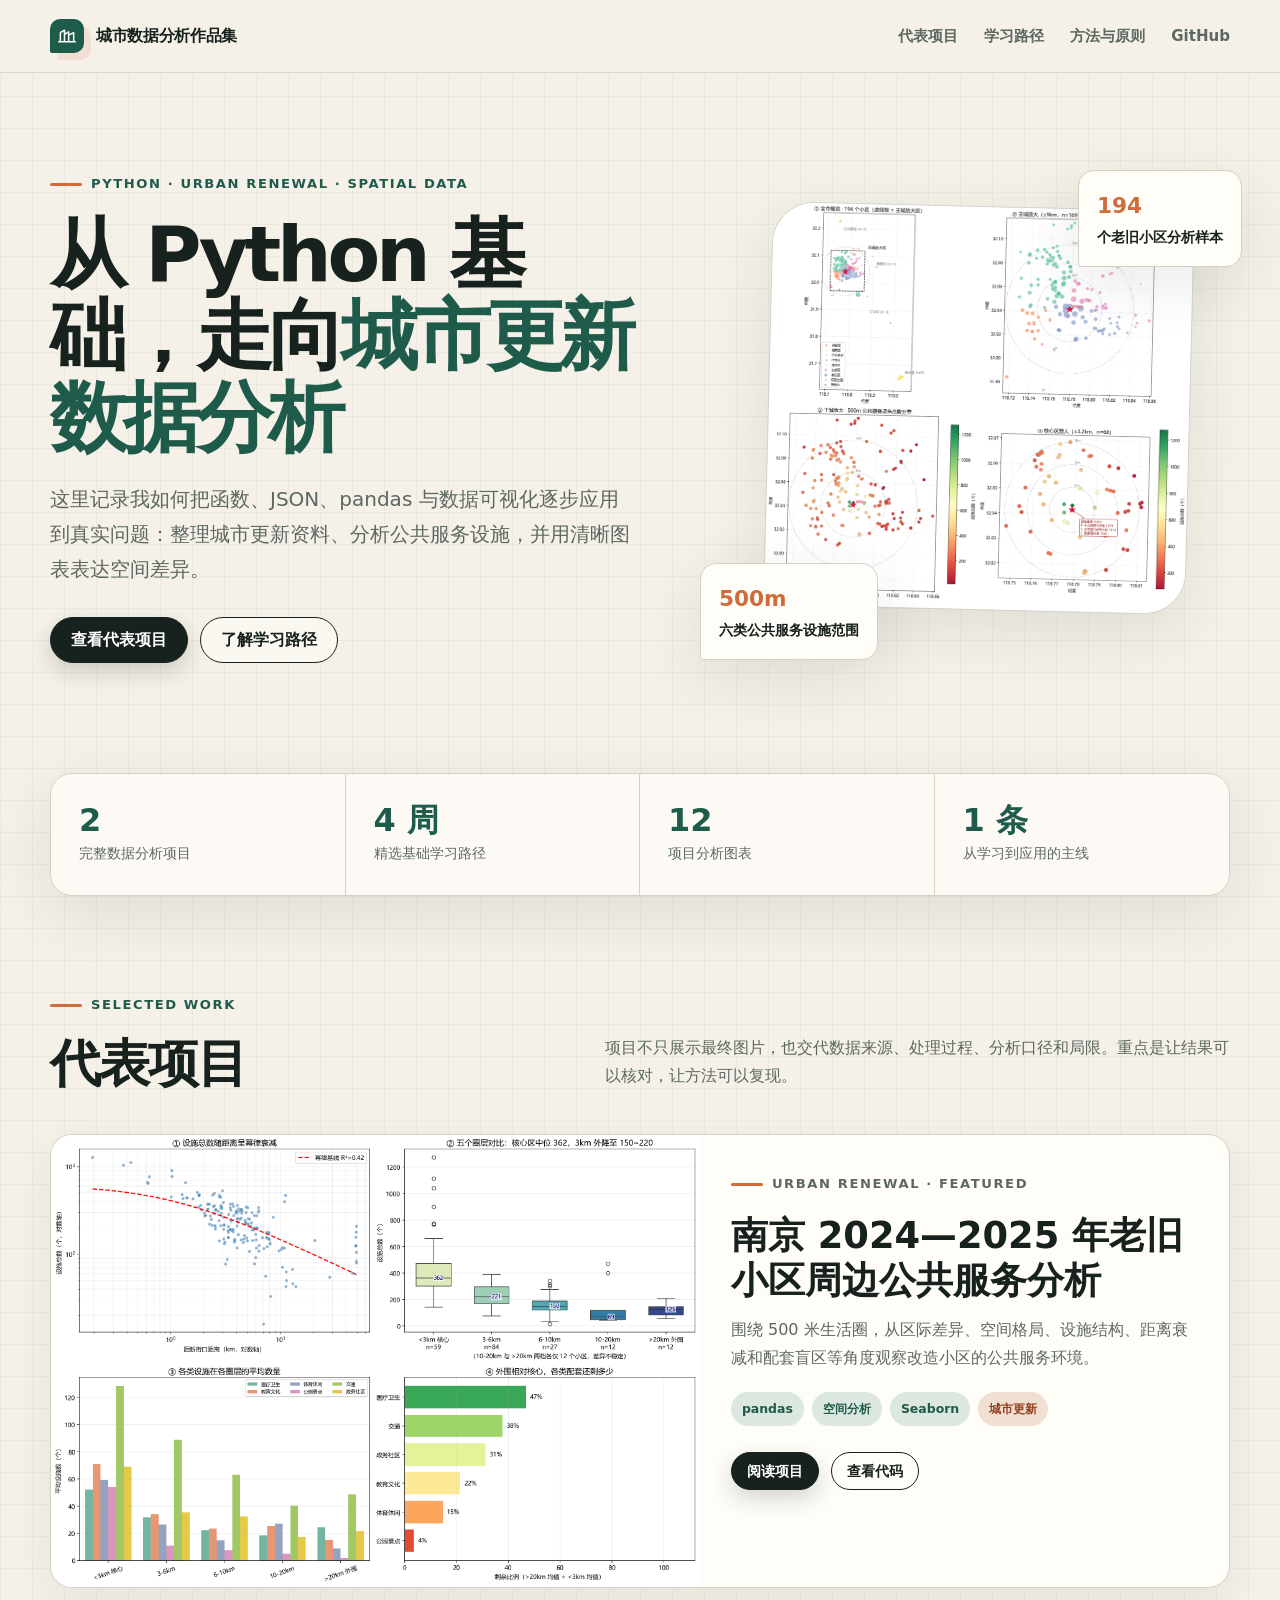
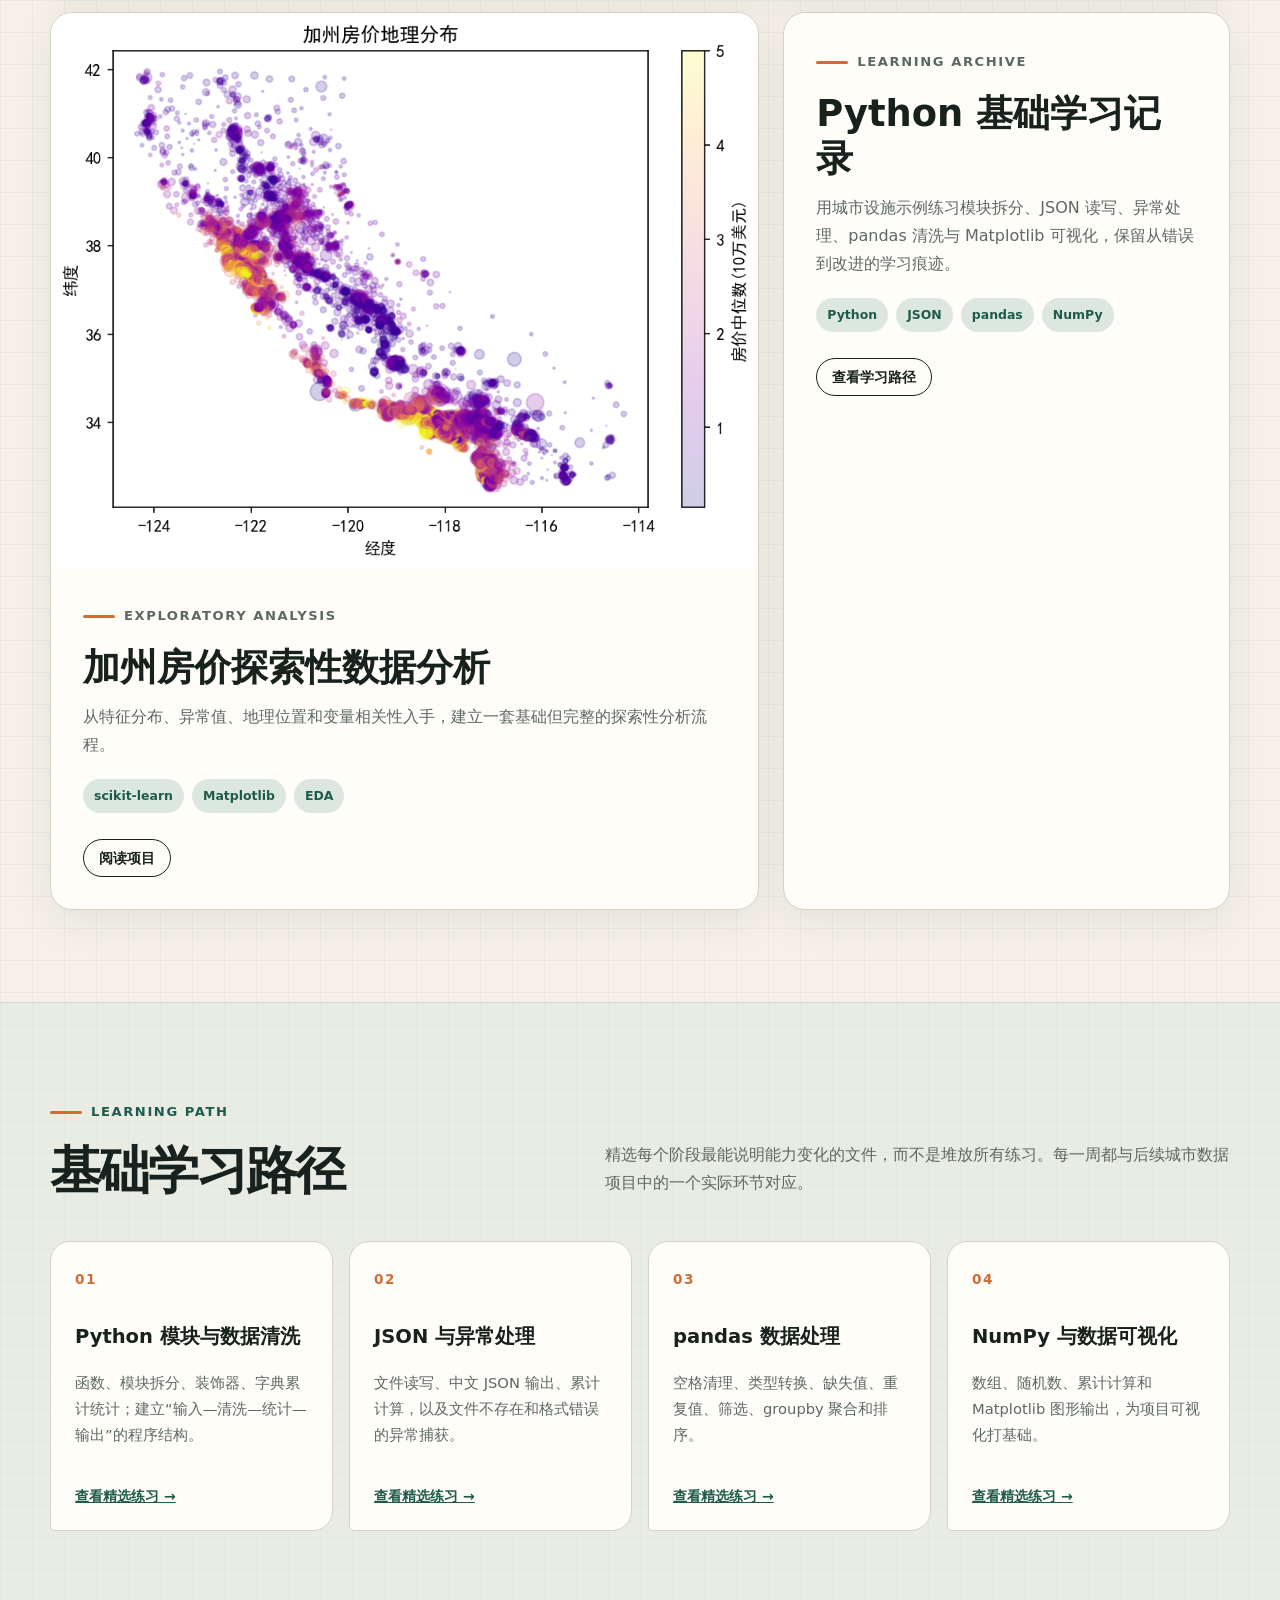
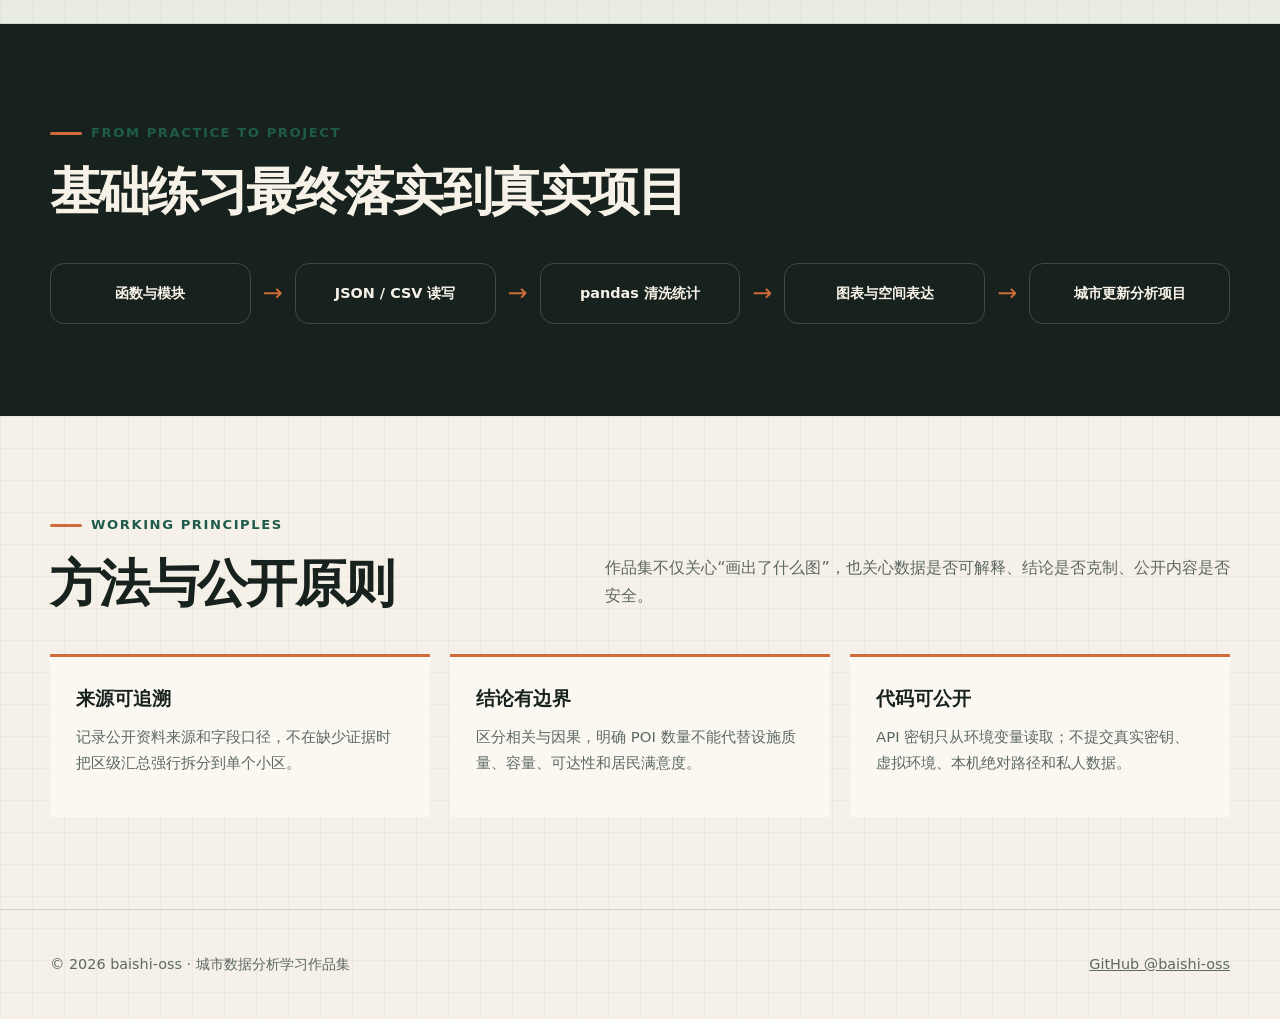
<file: docs/index.html>
<!doctype html>
<html lang="zh-CN">
<head>
  <meta charset="utf-8">
  <meta name="viewport" content="width=device-width, initial-scale=1">
  <meta name="description" content="从 Python 基础到城市更新与空间数据分析的学习和项目作品集。">
  <meta name="theme-color" content="#1f5b4a">
  <title>城市数据分析作品集｜baishi-oss</title>
  <link rel="stylesheet" href="assets/css/style.css">
</head>
<body>
  <header class="site-header">
    <div class="container nav-wrap">
      <a class="brand" href="./" aria-label="返回首页">
        <span class="brand-mark" aria-hidden="true">
          <svg viewBox="0 0 24 24" fill="none"><path d="M4 19V8l5-3v14m0-9 5-3v12m0-8 6-3v11M2 19h20" stroke="currentColor" stroke-width="1.8" stroke-linecap="round" stroke-linejoin="round"/></svg>
        </span>
        <span>城市数据分析作品集</span>
      </a>
      <button class="nav-toggle" type="button" aria-label="打开导航" aria-expanded="false">☰</button>
      <nav class="site-nav" aria-label="主导航">
        <a href="#projects">代表项目</a>
        <a href="#learning">学习路径</a>
        <a href="#methods">方法与原则</a>
        <a href="https://github.com/baishi-oss/urban-data-analysis-portfolio">GitHub</a>
      </nav>
    </div>
  </header>

  <main>
    <section class="hero">
      <div class="container hero-grid">
        <div class="reveal">
          <p class="eyebrow">Python · Urban Renewal · Spatial Data</p>
          <h1>从 Python 基础，走向<span class="accent">城市更新数据分析</span></h1>
          <p class="hero-lead">这里记录我如何把函数、JSON、pandas 与数据可视化逐步应用到真实问题：整理城市更新资料、分析公共服务设施，并用清晰图表表达空间差异。</p>
          <div class="actions">
            <a class="button button-primary" href="#projects">查看代表项目</a>
            <a class="button button-secondary" href="#learning">了解学习路径</a>
          </div>
        </div>
        <div class="hero-visual reveal" aria-label="南京老旧小区公共服务空间分布图预览">
          <figure class="map-card">
            <img src="assets/images/nanjing/spatial-pattern.png" alt="南京老旧小区周边公共服务设施空间分布分析图">
          </figure>
          <div class="floating-note note-top"><strong>194</strong>个老旧小区分析样本</div>
          <div class="floating-note note-bottom"><strong>500m</strong>六类公共服务设施范围</div>
        </div>
      </div>
    </section>

    <section class="container section-tight" aria-label="作品集数据概览">
      <div class="metric-strip reveal">
        <div class="metric"><strong>2</strong><span>完整数据分析项目</span></div>
        <div class="metric"><strong>4 周</strong><span>精选基础学习路径</span></div>
        <div class="metric"><strong>12</strong><span>项目分析图表</span></div>
        <div class="metric"><strong>1 条</strong><span>从学习到应用的主线</span></div>
      </div>
    </section>

    <section class="section" id="projects">
      <div class="container">
        <div class="section-head reveal">
          <div>
            <p class="eyebrow">Selected work</p>
            <h2 class="section-title">代表项目</h2>
          </div>
          <p class="section-copy">项目不只展示最终图片，也交代数据来源、处理过程、分析口径和局限。重点是让结果可以核对，让方法可以复现。</p>
        </div>

        <div class="project-grid">
          <article class="project-card featured reveal">
            <div class="project-image"><img src="assets/images/nanjing/distance-decay.png" alt="南京公共服务设施区位衰减与圈层差异图"></div>
            <div class="project-body">
              <p class="eyebrow">Urban renewal · Featured</p>
              <h3>南京 2024—2025 年老旧小区周边公共服务分析</h3>
              <p>围绕 500 米生活圈，从区际差异、空间格局、设施结构、距离衰减和配套盲区等角度观察改造小区的公共服务环境。</p>
              <div class="tags"><span class="tag">pandas</span><span class="tag">空间分析</span><span class="tag">Seaborn</span><span class="tag orange">城市更新</span></div>
              <div class="actions"><a class="button button-primary button-small" href="projects/nanjing.html">阅读项目</a><a class="button button-secondary button-small" href="https://github.com/baishi-oss/urban-data-analysis-portfolio/tree/main/projects/nanjing-public-service">查看代码</a></div>
            </div>
          </article>

          <article class="project-card reveal">
            <div class="project-image"><img src="assets/images/california/geography.png" alt="加州房价地理分布图"></div>
            <div class="project-body">
              <p class="eyebrow">Exploratory analysis</p>
              <h3>加州房价探索性数据分析</h3>
              <p>从特征分布、异常值、地理位置和变量相关性入手，建立一套基础但完整的探索性分析流程。</p>
              <div class="tags"><span class="tag">scikit-learn</span><span class="tag">Matplotlib</span><span class="tag">EDA</span></div>
              <a class="button button-secondary button-small" href="projects/california.html">阅读项目</a>
            </div>
          </article>

          <article class="project-card reveal">
            <div class="project-body">
              <p class="eyebrow">Learning archive</p>
              <h3>Python 基础学习记录</h3>
              <p>用城市设施示例练习模块拆分、JSON 读写、异常处理、pandas 清洗与 Matplotlib 可视化，保留从错误到改进的学习痕迹。</p>
              <div class="tags"><span class="tag">Python</span><span class="tag">JSON</span><span class="tag">pandas</span><span class="tag">NumPy</span></div>
              <a class="button button-secondary button-small" href="#learning">查看学习路径</a>
            </div>
          </article>
        </div>
      </div>
    </section>

    <section class="section section-tint" id="learning">
      <div class="container">
        <div class="section-head reveal">
          <div>
            <p class="eyebrow">Learning path</p>
            <h2 class="section-title">基础学习路径</h2>
          </div>
          <p class="section-copy">精选每个阶段最能说明能力变化的文件，而不是堆放所有练习。每一周都与后续城市数据项目中的一个实际环节对应。</p>
        </div>

        <div class="timeline">
          <article class="timeline-card reveal"><h3>Python 模块与数据清洗</h3><p>函数、模块拆分、装饰器、字典累计统计；建立“输入—清洗—统计—输出”的程序结构。</p><a href="https://github.com/baishi-oss/urban-data-analysis-portfolio/tree/main/learning/week01-python-basics">查看精选练习 →</a></article>
          <article class="timeline-card reveal"><h3>JSON 与异常处理</h3><p>文件读写、中文 JSON 输出、累计计算，以及文件不存在和格式错误的异常捕获。</p><a href="https://github.com/baishi-oss/urban-data-analysis-portfolio/tree/main/learning/week02-json-io">查看精选练习 →</a></article>
          <article class="timeline-card reveal"><h3>pandas 数据处理</h3><p>空格清理、类型转换、缺失值、重复值、筛选、groupby 聚合和排序。</p><a href="https://github.com/baishi-oss/urban-data-analysis-portfolio/tree/main/learning/week03-pandas">查看精选练习 →</a></article>
          <article class="timeline-card reveal"><h3>NumPy 与数据可视化</h3><p>数组、随机数、累计计算和 Matplotlib 图形输出，为项目可视化打基础。</p><a href="https://github.com/baishi-oss/urban-data-analysis-portfolio/tree/main/learning/week04-visualization">查看精选练习 →</a></article>
        </div>
      </div>
    </section>

    <section class="section section-dark" aria-label="学习到项目的连接">
      <div class="container reveal">
        <p class="eyebrow">From practice to project</p>
        <h2 class="section-title">基础练习最终落实到真实项目</h2>
        <div class="flow" aria-label="学习发展流程">
          <div class="flow-step">函数与模块</div><div class="flow-arrow">→</div>
          <div class="flow-step">JSON / CSV 读写</div><div class="flow-arrow">→</div>
          <div class="flow-step">pandas 清洗统计</div><div class="flow-arrow">→</div>
          <div class="flow-step">图表与空间表达</div><div class="flow-arrow">→</div>
          <div class="flow-step">城市更新分析项目</div>
        </div>
      </div>
    </section>

    <section class="section" id="methods">
      <div class="container">
        <div class="section-head reveal"><div><p class="eyebrow">Working principles</p><h2 class="section-title">方法与公开原则</h2></div><p class="section-copy">作品集不仅关心“画出了什么图”，也关心数据是否可解释、结论是否克制、公开内容是否安全。</p></div>
        <div class="principles">
          <article class="principle reveal"><h3>来源可追溯</h3><p>记录公开资料来源和字段口径，不在缺少证据时把区级汇总强行拆分到单个小区。</p></article>
          <article class="principle reveal"><h3>结论有边界</h3><p>区分相关与因果，明确 POI 数量不能代替设施质量、容量、可达性和居民满意度。</p></article>
          <article class="principle reveal"><h3>代码可公开</h3><p>API 密钥只从环境变量读取；不提交真实密钥、虚拟环境、本机绝对路径和私人数据。</p></article>
        </div>
      </div>
    </section>
  </main>

  <footer class="site-footer">
    <div class="container footer-row"><span>© <span data-year></span> baishi-oss · 城市数据分析学习作品集</span><a href="https://github.com/baishi-oss">GitHub @baishi-oss</a></div>
  </footer>
  <script src="assets/js/site.js"></script>
</body>
</html>
</file>
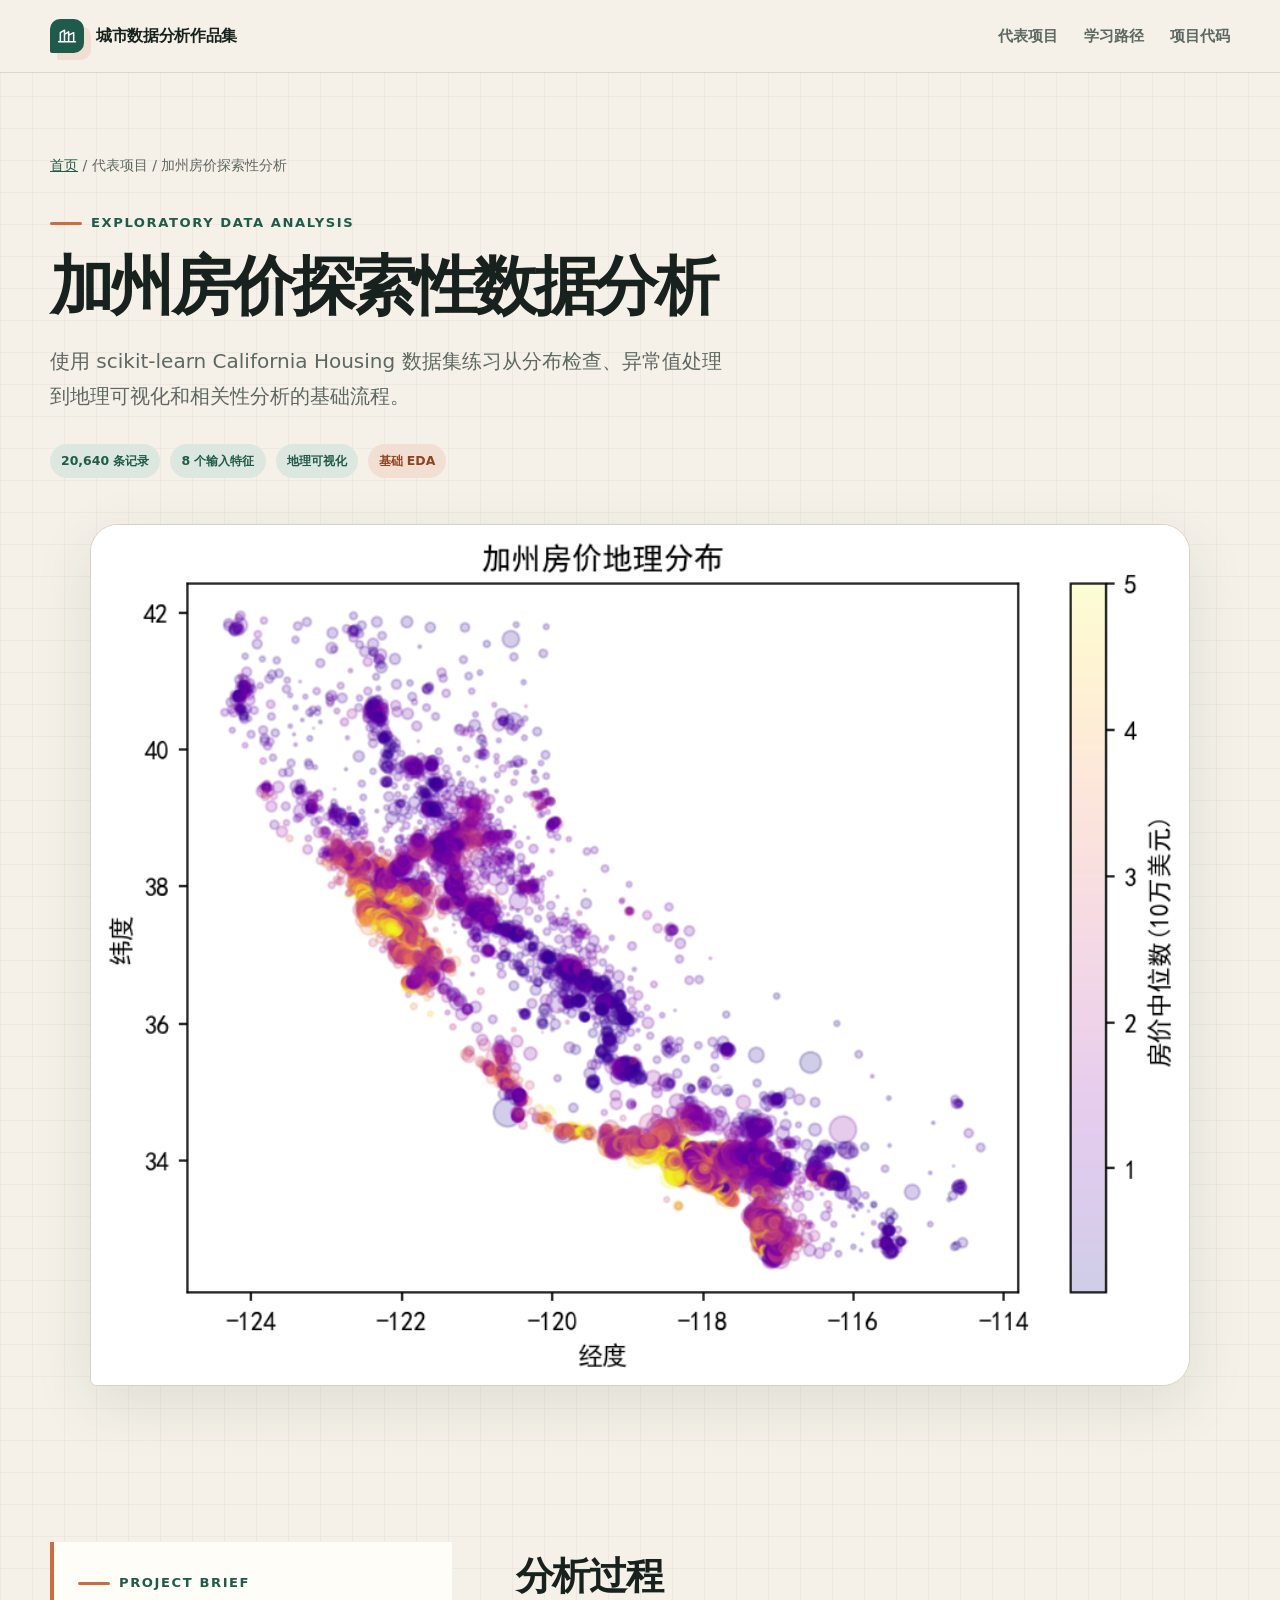
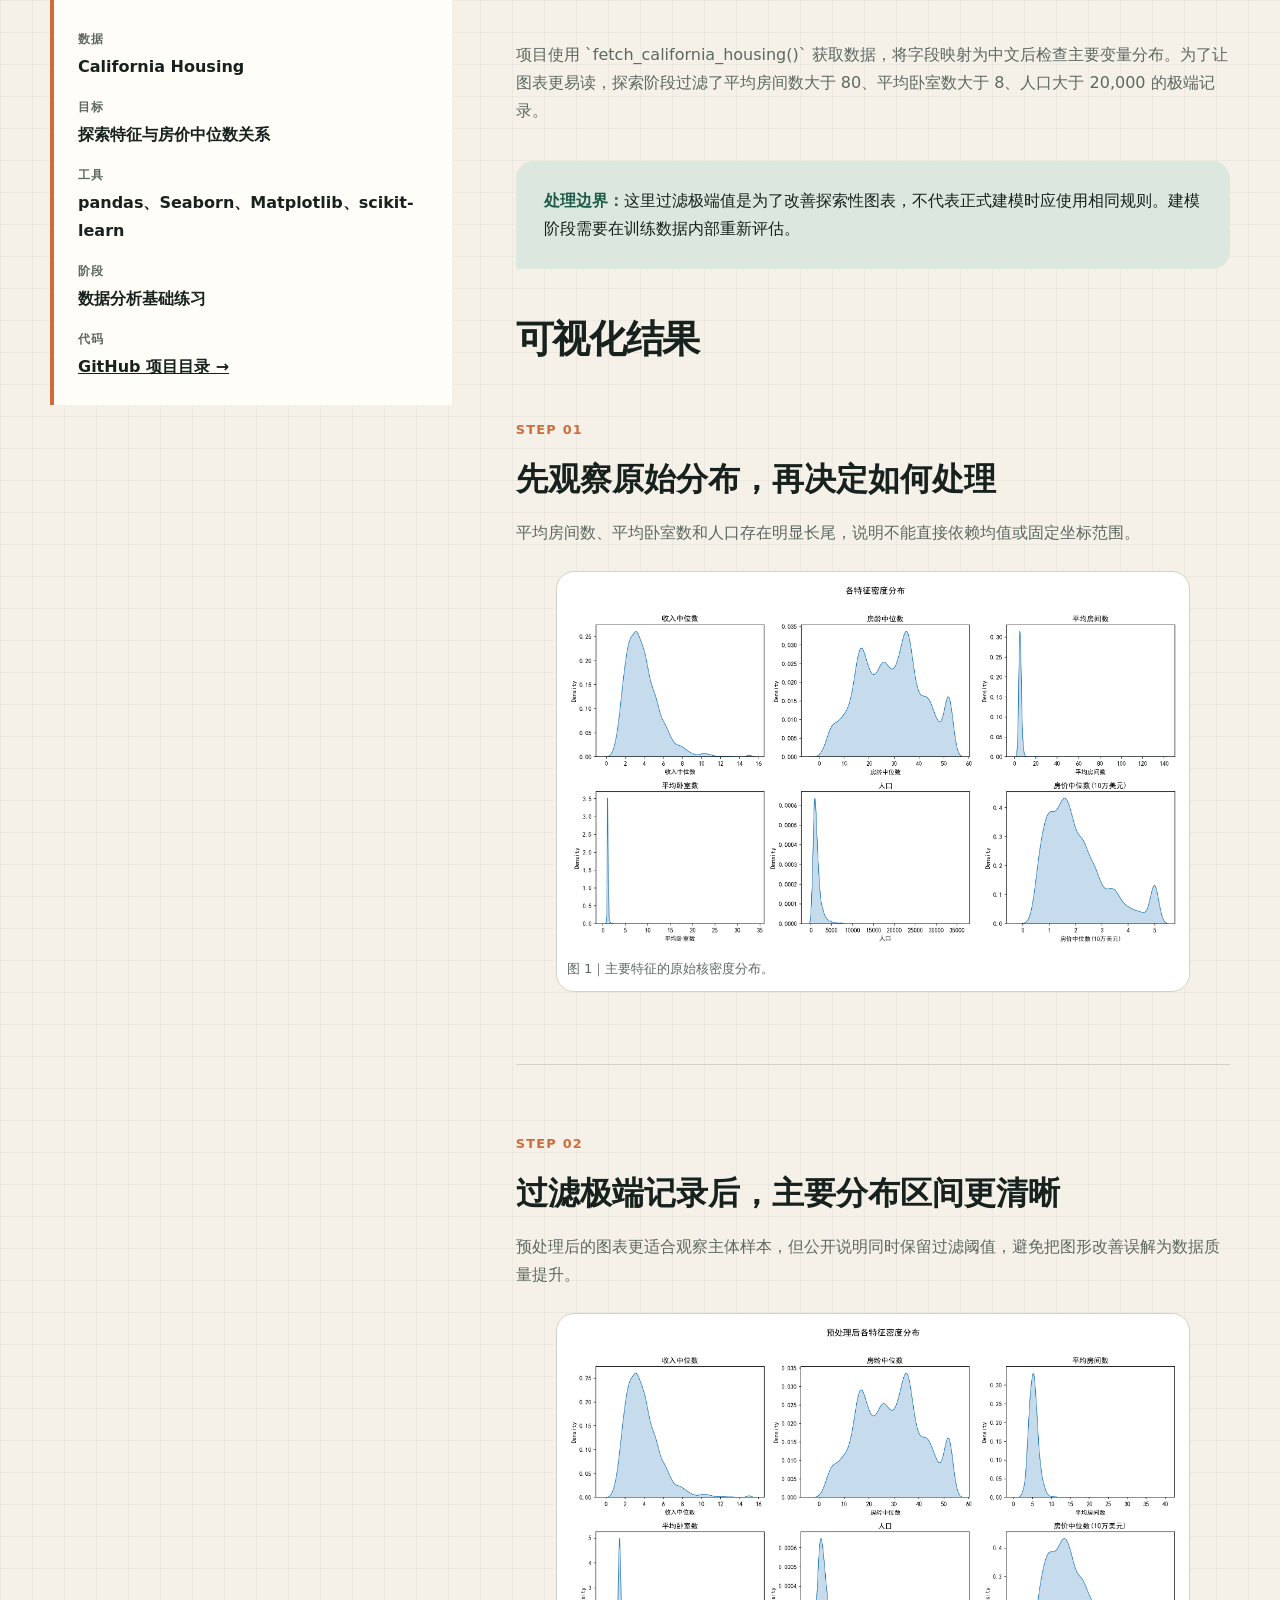
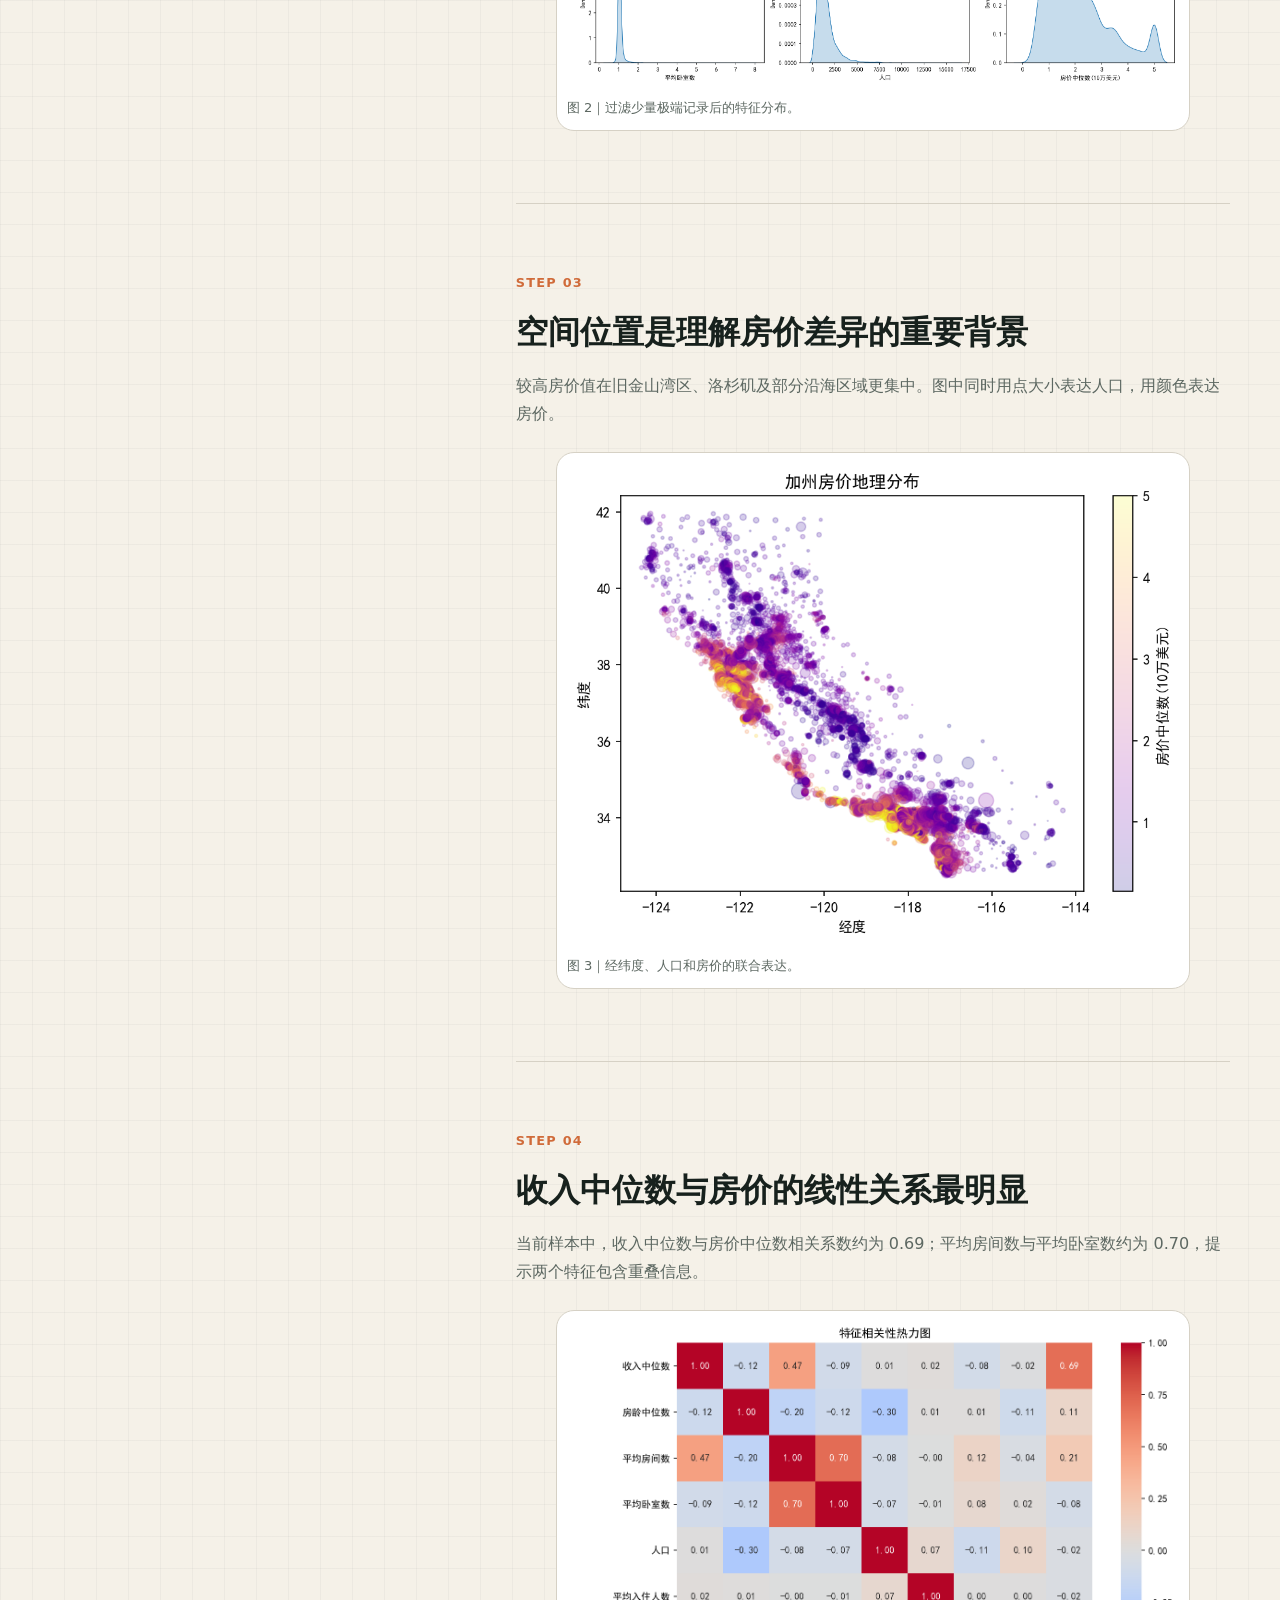
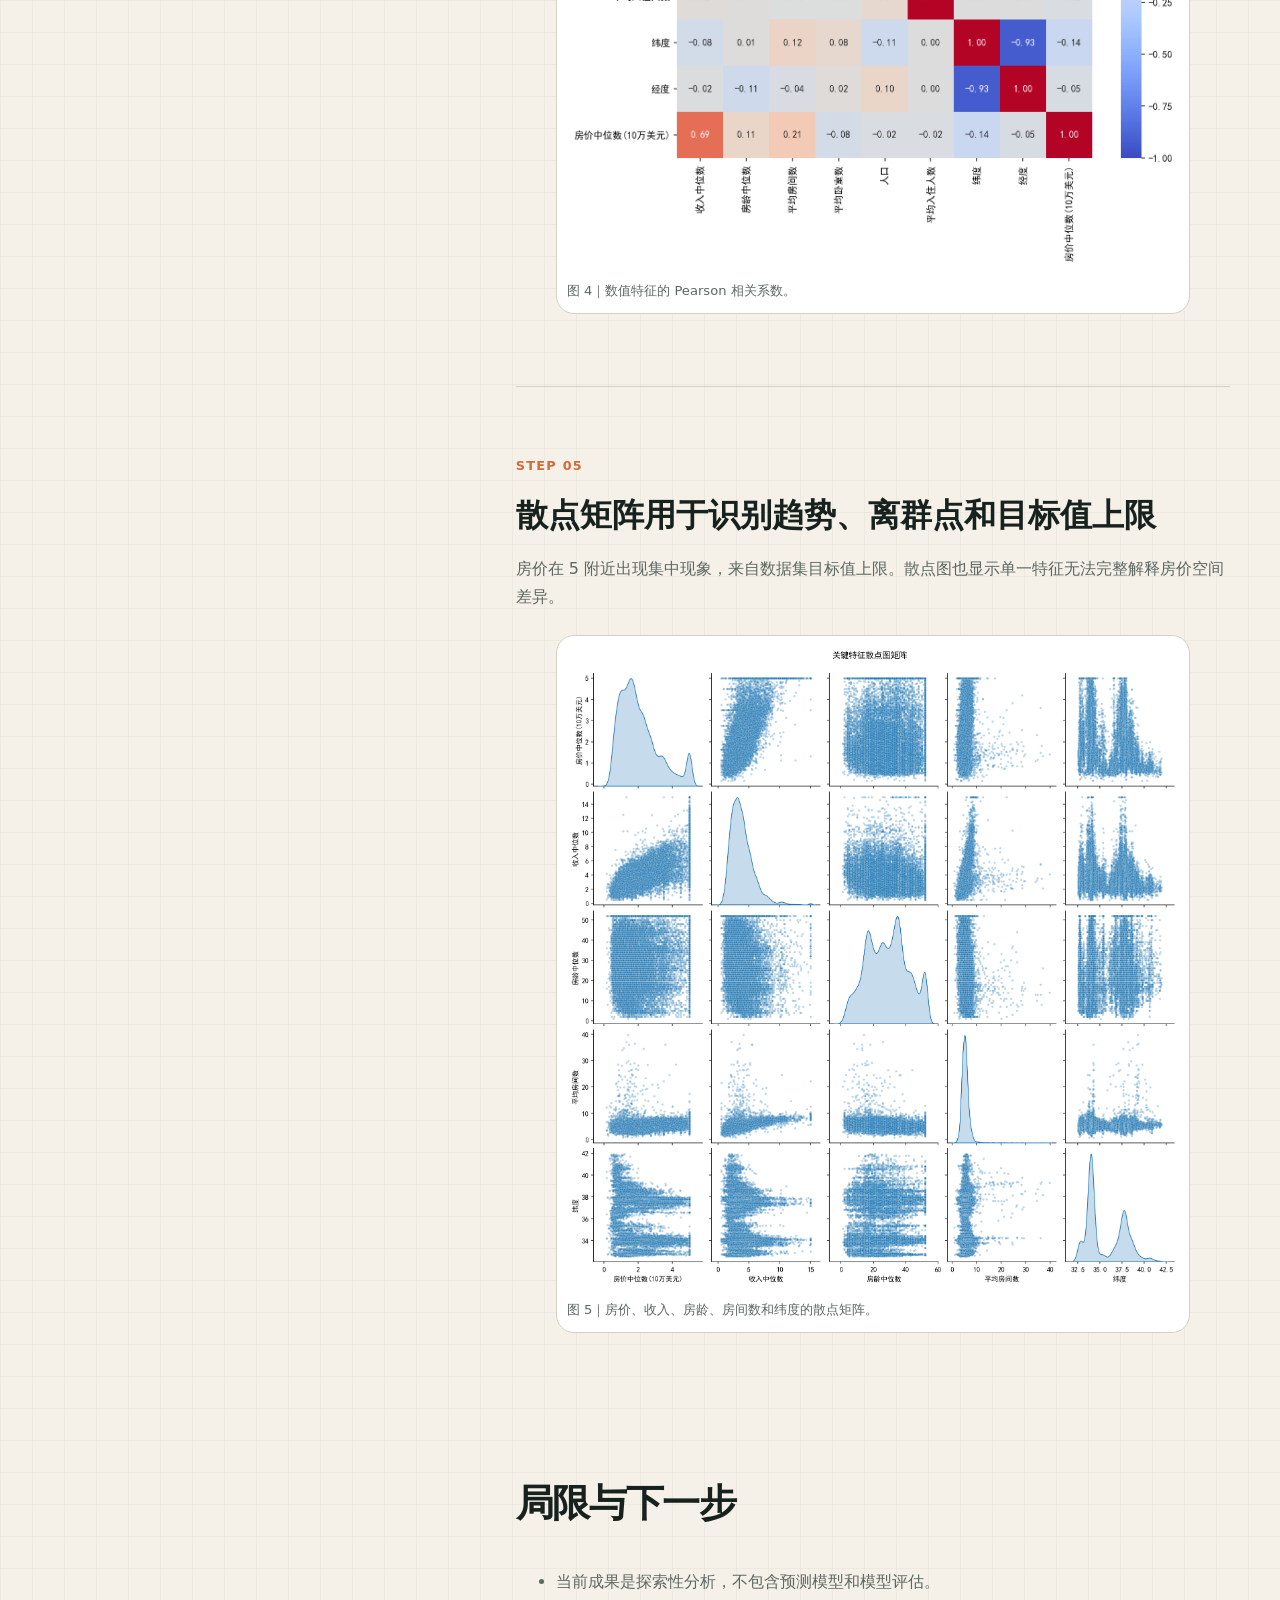
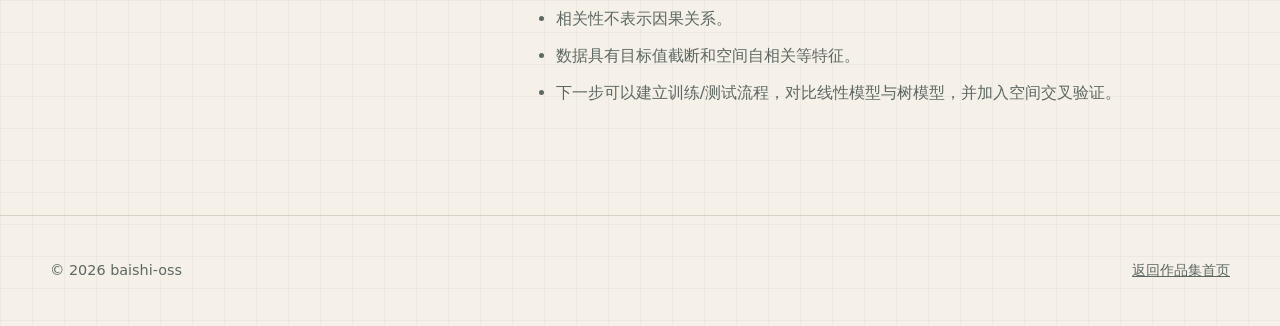
<file: docs/projects/california.html>
<!doctype html>
<html lang="zh-CN">
<head>
  <meta charset="utf-8">
  <meta name="viewport" content="width=device-width, initial-scale=1">
  <meta name="description" content="使用California Housing数据集完成的探索性数据分析项目。">
  <meta name="theme-color" content="#315b72">
  <title>加州房价探索性分析｜城市数据分析作品集</title>
  <link rel="stylesheet" href="../assets/css/style.css">
</head>
<body>
  <header class="site-header">
    <div class="container nav-wrap">
      <a class="brand" href="../"><span class="brand-mark" aria-hidden="true"><svg viewBox="0 0 24 24" fill="none"><path d="M4 19V8l5-3v14m0-9 5-3v12m0-8 6-3v11M2 19h20" stroke="currentColor" stroke-width="1.8" stroke-linecap="round" stroke-linejoin="round"/></svg></span><span>城市数据分析作品集</span></a>
      <button class="nav-toggle" type="button" aria-label="打开导航" aria-expanded="false">☰</button>
      <nav class="site-nav"><a href="../#projects">代表项目</a><a href="../#learning">学习路径</a><a href="https://github.com/baishi-oss/urban-data-analysis-portfolio/tree/main/projects/california-housing">项目代码</a></nav>
    </div>
  </header>

  <main>
    <section class="project-hero">
      <div class="container">
        <p class="breadcrumbs"><a href="../">首页</a> / 代表项目 / 加州房价探索性分析</p>
        <p class="eyebrow">Exploratory data analysis</p>
        <h1>加州房价探索性数据分析</h1>
        <p class="hero-lead">使用 scikit-learn California Housing 数据集练习从分布检查、异常值处理到地理可视化和相关性分析的基础流程。</p>
        <div class="project-meta"><span class="tag">20,640 条记录</span><span class="tag">8 个输入特征</span><span class="tag">地理可视化</span><span class="tag orange">基础 EDA</span></div>
        <figure class="hero-figure reveal"><img src="../assets/images/california/geography.png" alt="加州房价地理分布图"></figure>
      </div>
    </section>

    <section class="section">
      <div class="container content-grid">
        <aside class="side-note reveal">
          <p class="eyebrow">Project brief</p>
          <dl>
            <dt>数据</dt><dd>California Housing</dd>
            <dt>目标</dt><dd>探索特征与房价中位数关系</dd>
            <dt>工具</dt><dd>pandas、Seaborn、Matplotlib、scikit-learn</dd>
            <dt>阶段</dt><dd>数据分析基础练习</dd>
            <dt>代码</dt><dd><a href="https://github.com/baishi-oss/urban-data-analysis-portfolio/tree/main/projects/california-housing">GitHub 项目目录 →</a></dd>
          </dl>
        </aside>

        <div class="prose">
          <div class="reveal">
            <h2>分析过程</h2>
            <p>项目使用 `fetch_california_housing()` 获取数据，将字段映射为中文后检查主要变量分布。为了让图表更易读，探索阶段过滤了平均房间数大于 80、平均卧室数大于 8、人口大于 20,000 的极端记录。</p>
            <div class="callout"><strong>处理边界：</strong>这里过滤极端值是为了改善探索性图表，不代表正式建模时应使用相同规则。建模阶段需要在训练数据内部重新评估。</div>
          </div>

          <section aria-labelledby="ca-findings">
            <h2 id="ca-findings" class="reveal">可视化结果</h2>
            <article class="finding reveal"><span class="finding-number">STEP 01</span><h3>先观察原始分布，再决定如何处理</h3><p>平均房间数、平均卧室数和人口存在明显长尾，说明不能直接依赖均值或固定坐标范围。</p><figure class="figure-frame"><img src="../assets/images/california/distributions.png" alt="加州房价数据原始特征分布"><figcaption class="caption">图 1｜主要特征的原始核密度分布。</figcaption></figure></article>
            <article class="finding reveal"><span class="finding-number">STEP 02</span><h3>过滤极端记录后，主要分布区间更清晰</h3><p>预处理后的图表更适合观察主体样本，但公开说明同时保留过滤阈值，避免把图形改善误解为数据质量提升。</p><figure class="figure-frame"><img src="../assets/images/california/cleaned-distributions.png" alt="预处理后的特征分布"><figcaption class="caption">图 2｜过滤少量极端记录后的特征分布。</figcaption></figure></article>
            <article class="finding reveal"><span class="finding-number">STEP 03</span><h3>空间位置是理解房价差异的重要背景</h3><p>较高房价值在旧金山湾区、洛杉矶及部分沿海区域更集中。图中同时用点大小表达人口，用颜色表达房价。</p><figure class="figure-frame"><img src="../assets/images/california/geography.png" alt="加州房价地理分布"><figcaption class="caption">图 3｜经纬度、人口和房价的联合表达。</figcaption></figure></article>
            <article class="finding reveal"><span class="finding-number">STEP 04</span><h3>收入中位数与房价的线性关系最明显</h3><p>当前样本中，收入中位数与房价中位数相关系数约为 0.69；平均房间数与平均卧室数约为 0.70，提示两个特征包含重叠信息。</p><figure class="figure-frame"><img src="../assets/images/california/correlation.png" alt="加州房价特征相关性热力图"><figcaption class="caption">图 4｜数值特征的 Pearson 相关系数。</figcaption></figure></article>
            <article class="finding reveal"><span class="finding-number">STEP 05</span><h3>散点矩阵用于识别趋势、离群点和目标值上限</h3><p>房价在 5 附近出现集中现象，来自数据集目标值上限。散点图也显示单一特征无法完整解释房价空间差异。</p><figure class="figure-frame"><img src="../assets/images/california/pairplot.png" alt="加州房价关键特征散点图矩阵"><figcaption class="caption">图 5｜房价、收入、房龄、房间数和纬度的散点矩阵。</figcaption></figure></article>
          </section>

          <section class="reveal"><h2>局限与下一步</h2><ul><li>当前成果是探索性分析，不包含预测模型和模型评估。</li><li>相关性不表示因果关系。</li><li>数据具有目标值截断和空间自相关等特征。</li><li>下一步可以建立训练/测试流程，对比线性模型与树模型，并加入空间交叉验证。</li></ul></section>
        </div>
      </div>
    </section>
  </main>
  <footer class="site-footer"><div class="container footer-row"><span>© <span data-year></span> baishi-oss</span><a href="../">返回作品集首页</a></div></footer>
  <script src="../assets/js/site.js"></script>
</body>
</html>
</file>
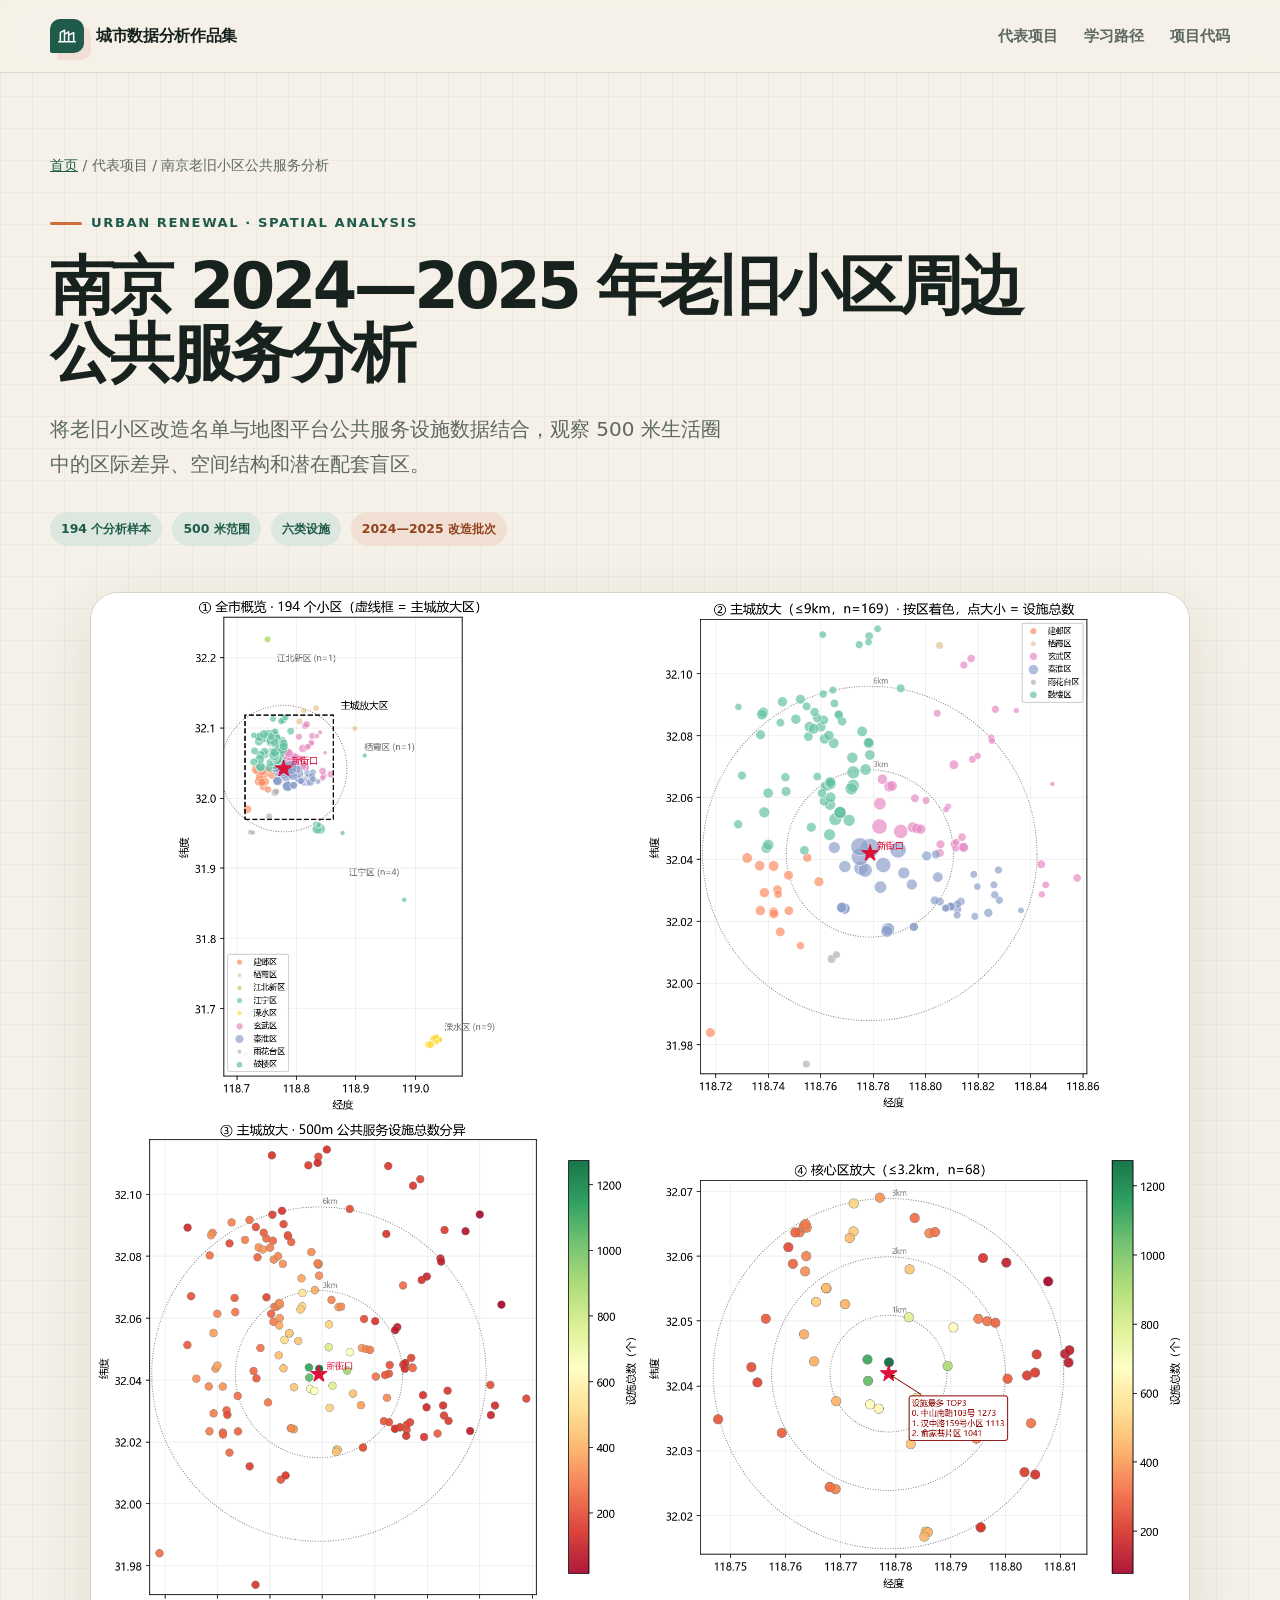
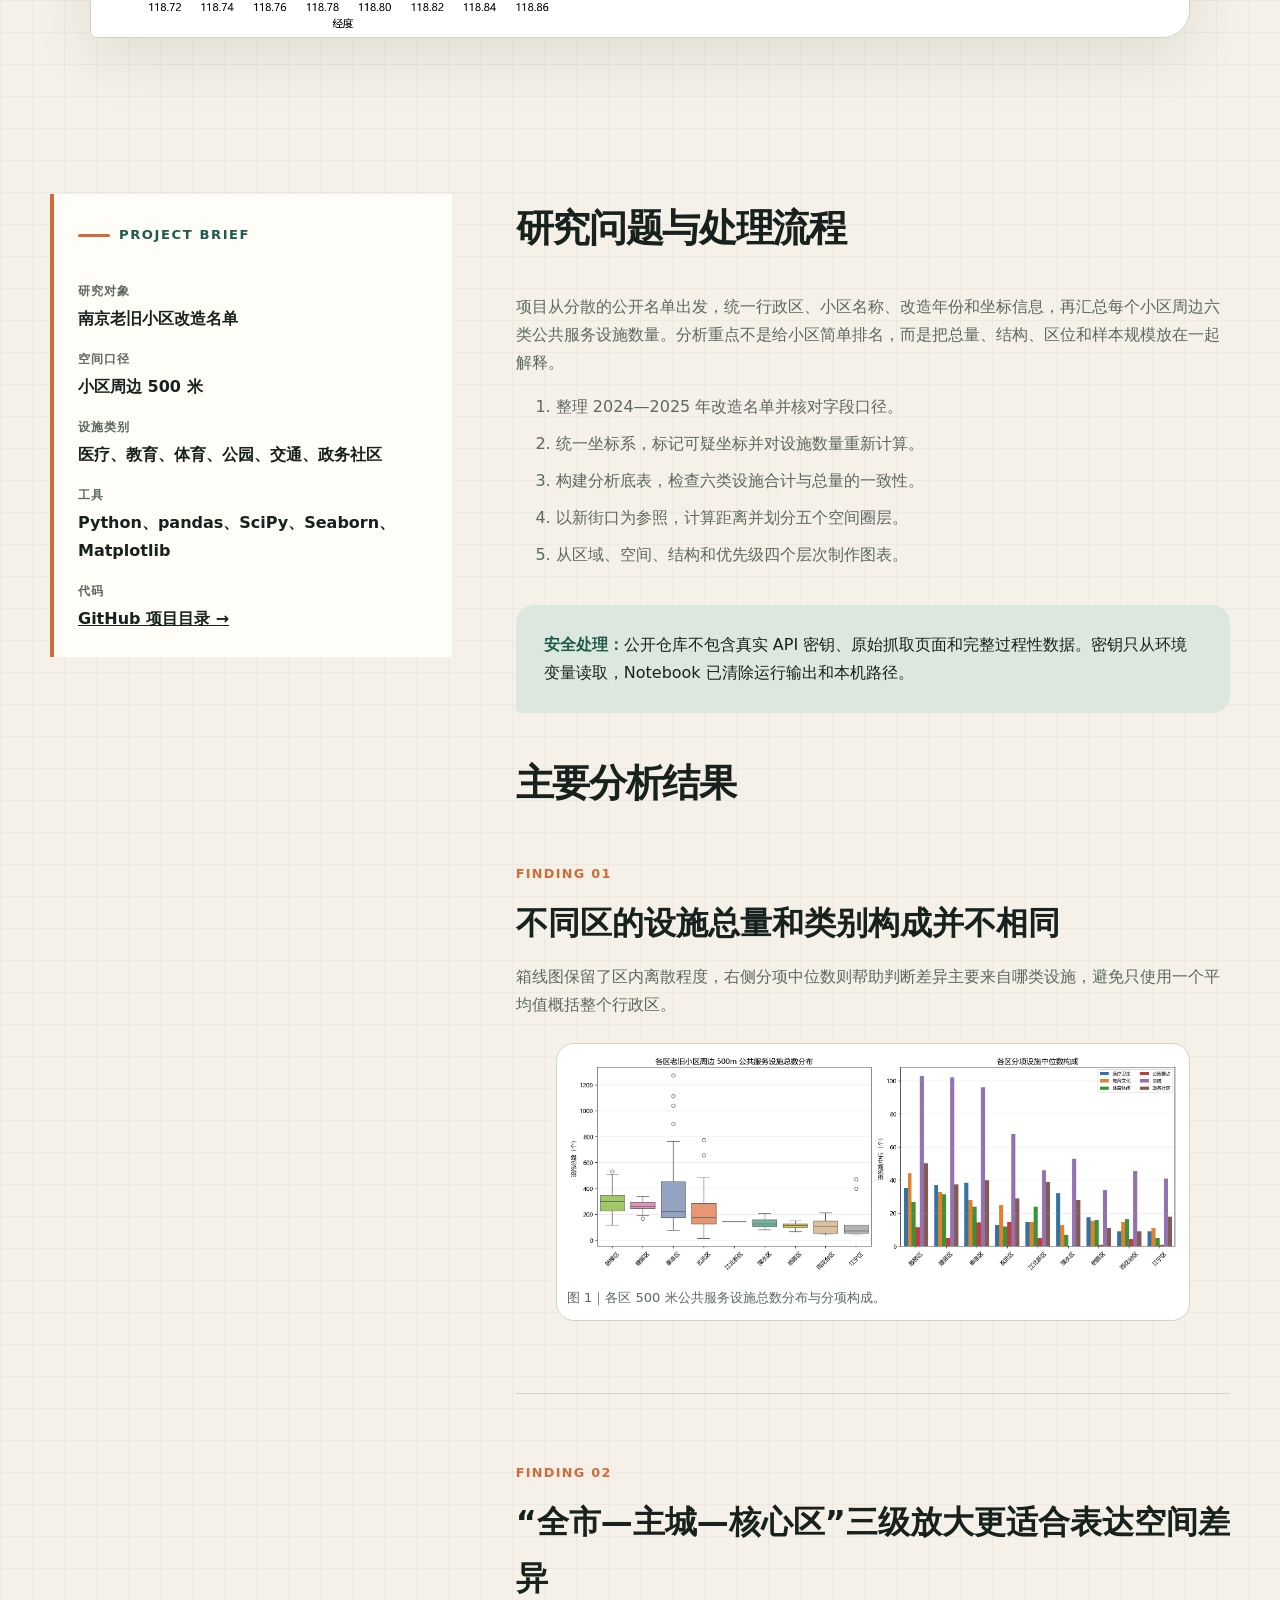
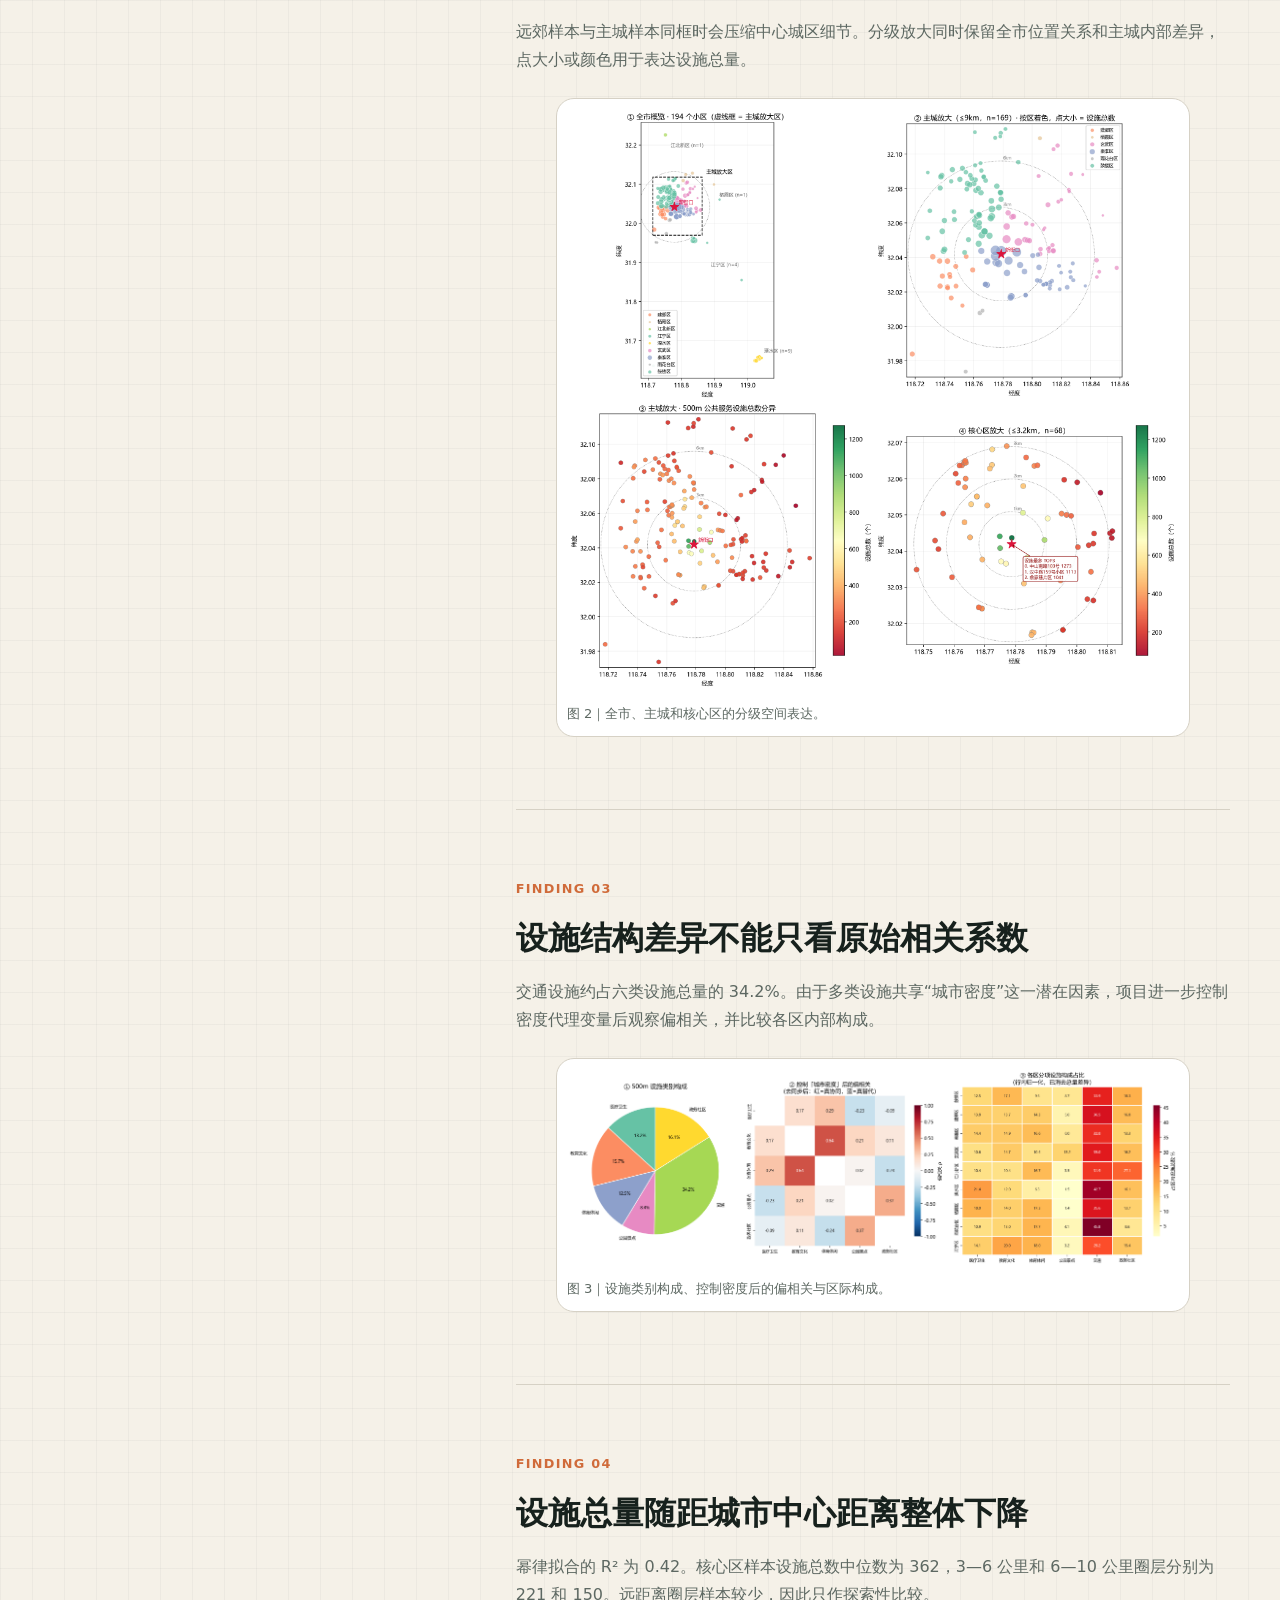
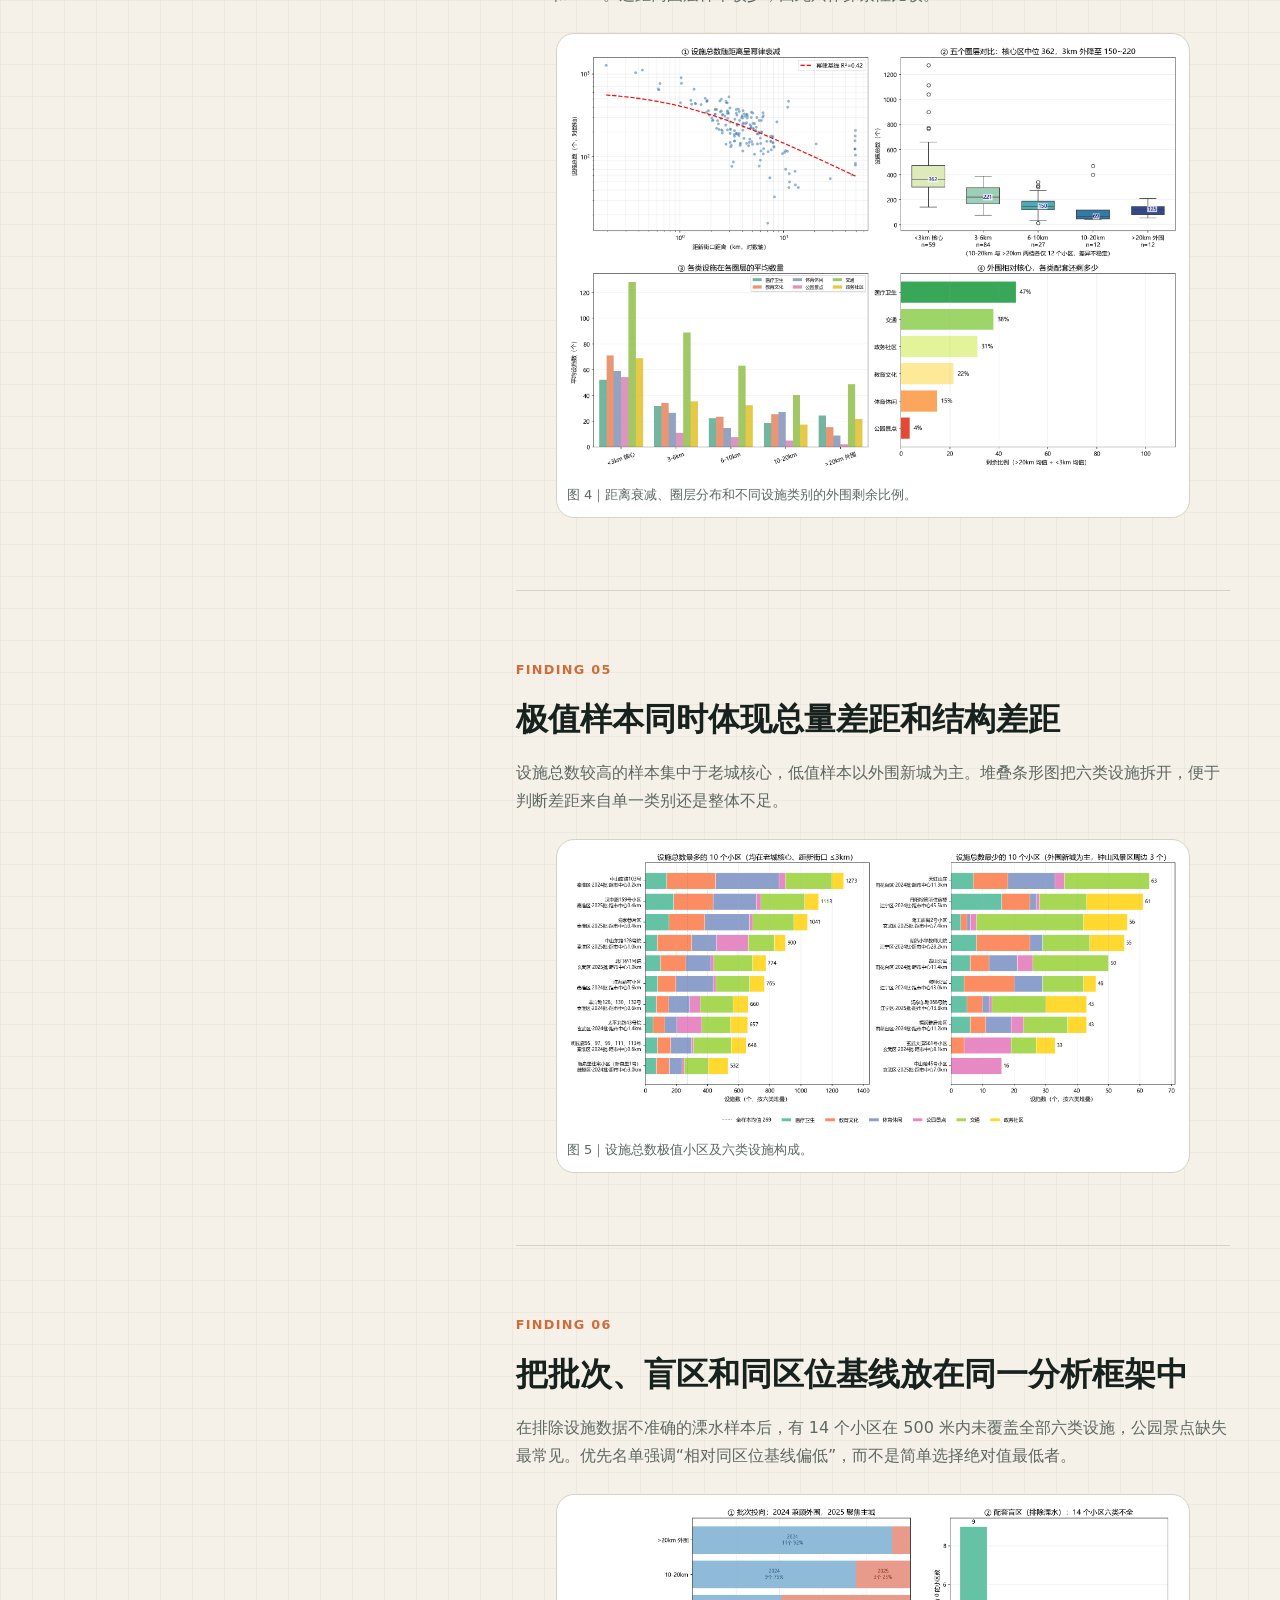
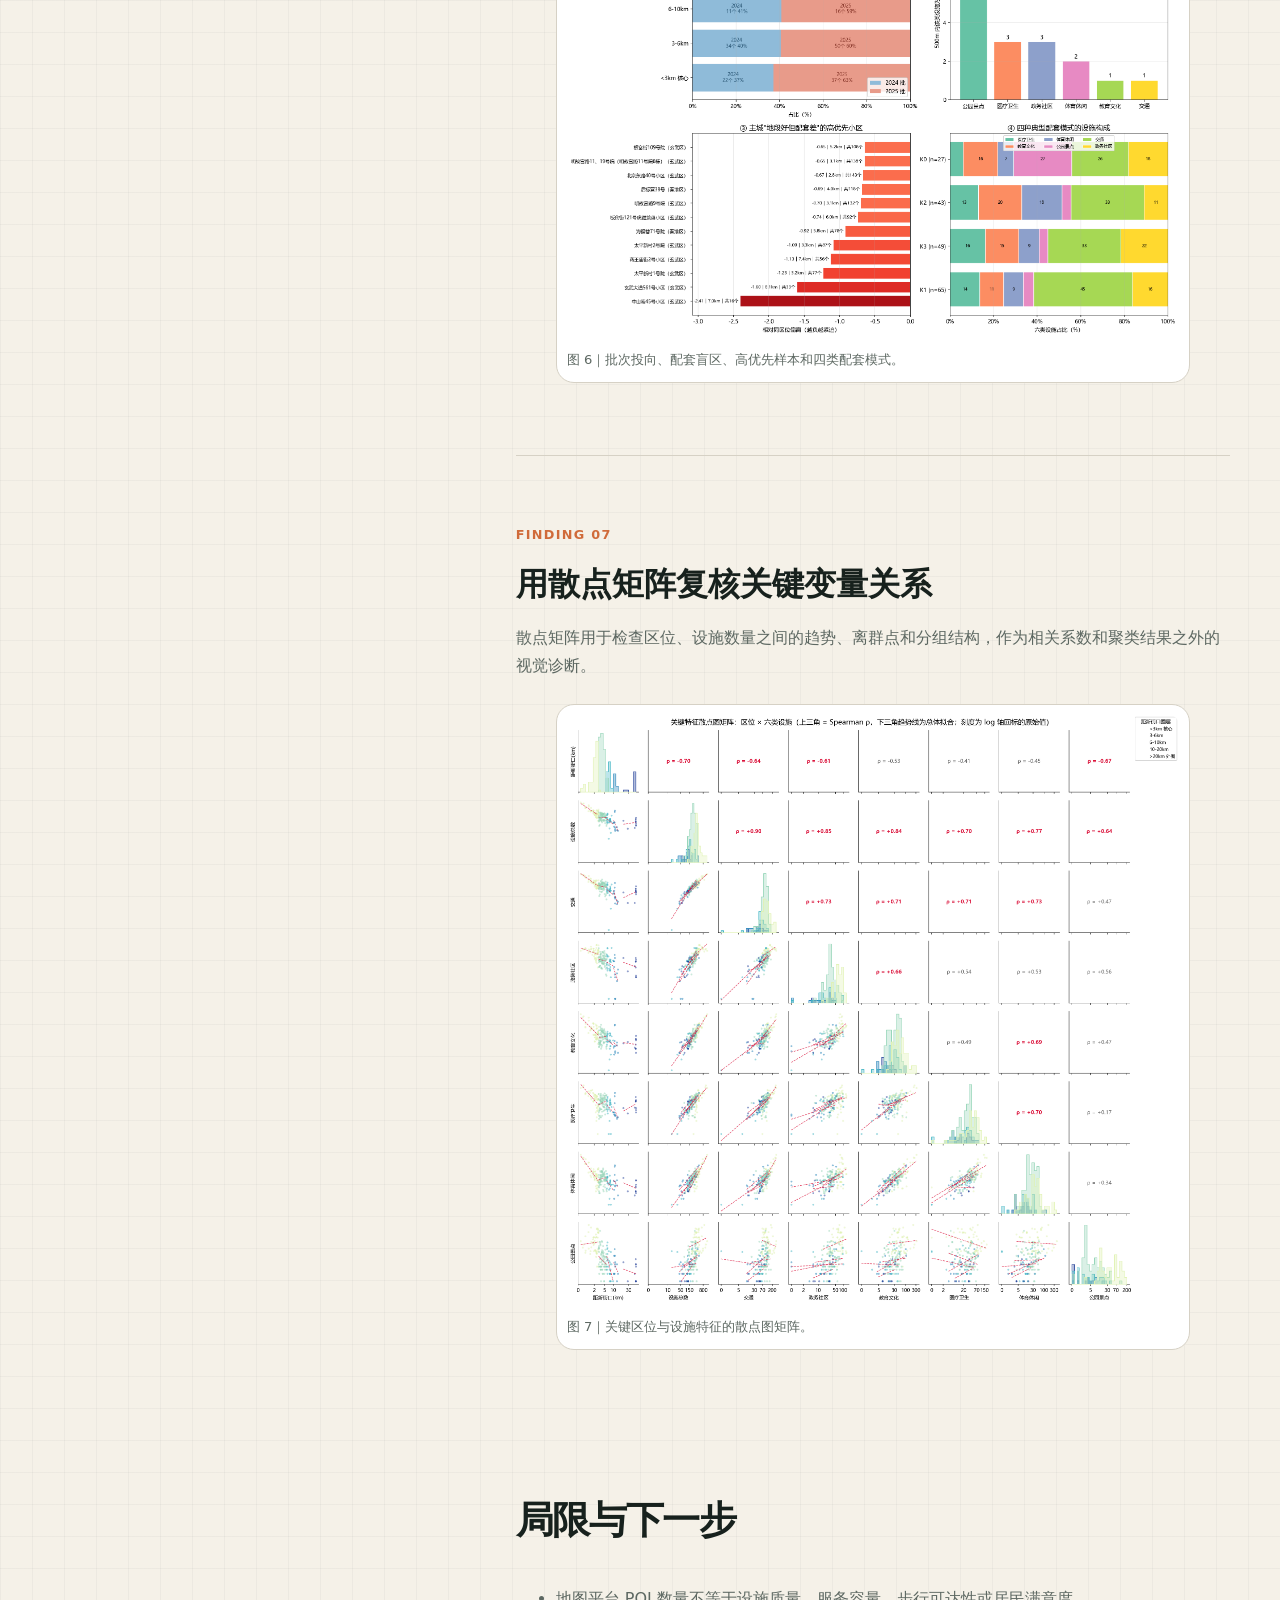
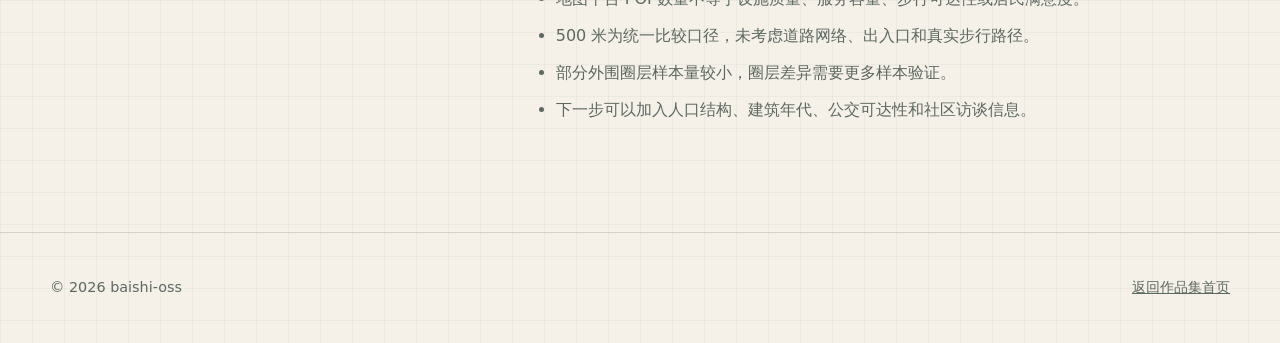
<file: docs/projects/nanjing.html>
<!doctype html>
<html lang="zh-CN">
<head>
  <meta charset="utf-8">
  <meta name="viewport" content="width=device-width, initial-scale=1">
  <meta name="description" content="南京2024—2025年老旧小区周边500米公共服务设施分析项目。">
  <meta name="theme-color" content="#1f5b4a">
  <title>南京老旧小区公共服务分析｜城市数据分析作品集</title>
  <link rel="stylesheet" href="../assets/css/style.css">
</head>
<body>
  <header class="site-header">
    <div class="container nav-wrap">
      <a class="brand" href="../"><span class="brand-mark" aria-hidden="true"><svg viewBox="0 0 24 24" fill="none"><path d="M4 19V8l5-3v14m0-9 5-3v12m0-8 6-3v11M2 19h20" stroke="currentColor" stroke-width="1.8" stroke-linecap="round" stroke-linejoin="round"/></svg></span><span>城市数据分析作品集</span></a>
      <button class="nav-toggle" type="button" aria-label="打开导航" aria-expanded="false">☰</button>
      <nav class="site-nav"><a href="../#projects">代表项目</a><a href="../#learning">学习路径</a><a href="https://github.com/baishi-oss/urban-data-analysis-portfolio/tree/main/projects/nanjing-public-service">项目代码</a></nav>
    </div>
  </header>

  <main>
    <section class="project-hero">
      <div class="container">
        <p class="breadcrumbs"><a href="../">首页</a> / 代表项目 / 南京老旧小区公共服务分析</p>
        <p class="eyebrow">Urban renewal · Spatial analysis</p>
        <h1>南京 2024—2025 年老旧小区周边公共服务分析</h1>
        <p class="hero-lead">将老旧小区改造名单与地图平台公共服务设施数据结合，观察 500 米生活圈中的区际差异、空间结构和潜在配套盲区。</p>
        <div class="project-meta"><span class="tag">194 个分析样本</span><span class="tag">500 米范围</span><span class="tag">六类设施</span><span class="tag orange">2024—2025 改造批次</span></div>
        <figure class="hero-figure reveal"><img src="../assets/images/nanjing/spatial-pattern.png" alt="南京老旧小区周边公共服务设施空间分布图"></figure>
      </div>
    </section>

    <section class="section">
      <div class="container content-grid">
        <aside class="side-note reveal">
          <p class="eyebrow">Project brief</p>
          <dl>
            <dt>研究对象</dt><dd>南京老旧小区改造名单</dd>
            <dt>空间口径</dt><dd>小区周边 500 米</dd>
            <dt>设施类别</dt><dd>医疗、教育、体育、公园、交通、政务社区</dd>
            <dt>工具</dt><dd>Python、pandas、SciPy、Seaborn、Matplotlib</dd>
            <dt>代码</dt><dd><a href="https://github.com/baishi-oss/urban-data-analysis-portfolio/tree/main/projects/nanjing-public-service">GitHub 项目目录 →</a></dd>
          </dl>
        </aside>

        <div class="prose">
          <div class="reveal">
            <h2>研究问题与处理流程</h2>
            <p>项目从分散的公开名单出发，统一行政区、小区名称、改造年份和坐标信息，再汇总每个小区周边六类公共服务设施数量。分析重点不是给小区简单排名，而是把总量、结构、区位和样本规模放在一起解释。</p>
            <ol>
              <li>整理 2024—2025 年改造名单并核对字段口径。</li>
              <li>统一坐标系，标记可疑坐标并对设施数量重新计算。</li>
              <li>构建分析底表，检查六类设施合计与总量的一致性。</li>
              <li>以新街口为参照，计算距离并划分五个空间圈层。</li>
              <li>从区域、空间、结构和优先级四个层次制作图表。</li>
            </ol>
            <div class="callout"><strong>安全处理：</strong>公开仓库不包含真实 API 密钥、原始抓取页面和完整过程性数据。密钥只从环境变量读取，Notebook 已清除运行输出和本机路径。</div>
          </div>

          <section aria-labelledby="findings-title">
            <h2 id="findings-title" class="reveal">主要分析结果</h2>

            <article class="finding reveal"><span class="finding-number">FINDING 01</span><h3>不同区的设施总量和类别构成并不相同</h3><p>箱线图保留了区内离散程度，右侧分项中位数则帮助判断差异主要来自哪类设施，避免只使用一个平均值概括整个行政区。</p><figure class="figure-frame"><img src="../assets/images/nanjing/district-difference.png" alt="各区公共服务设施总量与分项中位数"><figcaption class="caption">图 1｜各区 500 米公共服务设施总数分布与分项构成。</figcaption></figure></article>

            <article class="finding reveal"><span class="finding-number">FINDING 02</span><h3>“全市—主城—核心区”三级放大更适合表达空间差异</h3><p>远郊样本与主城样本同框时会压缩中心城区细节。分级放大同时保留全市位置关系和主城内部差异，点大小或颜色用于表达设施总量。</p><figure class="figure-frame"><img src="../assets/images/nanjing/spatial-pattern.png" alt="南京老旧小区公共服务设施空间分布"><figcaption class="caption">图 2｜全市、主城和核心区的分级空间表达。</figcaption></figure></article>

            <article class="finding reveal"><span class="finding-number">FINDING 03</span><h3>设施结构差异不能只看原始相关系数</h3><p>交通设施约占六类设施总量的 34.2%。由于多类设施共享“城市密度”这一潜在因素，项目进一步控制密度代理变量后观察偏相关，并比较各区内部构成。</p><figure class="figure-frame"><img src="../assets/images/nanjing/facility-structure.png" alt="公共服务设施类别构成和偏相关分析"><figcaption class="caption">图 3｜设施类别构成、控制密度后的偏相关与区际构成。</figcaption></figure></article>

            <article class="finding reveal"><span class="finding-number">FINDING 04</span><h3>设施总量随距城市中心距离整体下降</h3><p>幂律拟合的 R² 为 0.42。核心区样本设施总数中位数为 362，3—6 公里和 6—10 公里圈层分别为 221 和 150。远距离圈层样本较少，因此只作探索性比较。</p><figure class="figure-frame"><img src="../assets/images/nanjing/distance-decay.png" alt="公共服务设施区位衰减与圈层差异"><figcaption class="caption">图 4｜距离衰减、圈层分布和不同设施类别的外围剩余比例。</figcaption></figure></article>

            <article class="finding reveal"><span class="finding-number">FINDING 05</span><h3>极值样本同时体现总量差距和结构差距</h3><p>设施总数较高的样本集中于老城核心，低值样本以外围新城为主。堆叠条形图把六类设施拆开，便于判断差距来自单一类别还是整体不足。</p><figure class="figure-frame"><img src="../assets/images/nanjing/extremes.png" alt="设施总数最多和最少的小区"><figcaption class="caption">图 5｜设施总数极值小区及六类设施构成。</figcaption></figure></article>

            <article class="finding reveal"><span class="finding-number">FINDING 06</span><h3>把批次、盲区和同区位基线放在同一分析框架中</h3><p>在排除设施数据不准确的溧水样本后，有 14 个小区在 500 米内未覆盖全部六类设施，公园景点缺失最常见。优先名单强调“相对同区位基线偏低”，而不是简单选择绝对值最低者。</p><figure class="figure-frame"><img src="../assets/images/nanjing/priority-patterns.png" alt="改造批次、配套盲区、优先小区与聚类模式"><figcaption class="caption">图 6｜批次投向、配套盲区、高优先样本和四类配套模式。</figcaption></figure></article>

            <article class="finding reveal"><span class="finding-number">FINDING 07</span><h3>用散点矩阵复核关键变量关系</h3><p>散点矩阵用于检查区位、设施数量之间的趋势、离群点和分组结构，作为相关系数和聚类结果之外的视觉诊断。</p><figure class="figure-frame"><img src="../assets/images/nanjing/feature-matrix.png" alt="区位和六类公共服务设施关键特征散点矩阵"><figcaption class="caption">图 7｜关键区位与设施特征的散点图矩阵。</figcaption></figure></article>
          </section>

          <section class="reveal">
            <h2>局限与下一步</h2>
            <ul>
              <li>地图平台 POI 数量不等于设施质量、服务容量、步行可达性或居民满意度。</li>
              <li>500 米为统一比较口径，未考虑道路网络、出入口和真实步行路径。</li>
              <li>部分外围圈层样本量较小，圈层差异需要更多样本验证。</li>
              <li>下一步可以加入人口结构、建筑年代、公交可达性和社区访谈信息。</li>
            </ul>
          </section>
        </div>
      </div>
    </section>
  </main>

  <footer class="site-footer"><div class="container footer-row"><span>© <span data-year></span> baishi-oss</span><a href="../">返回作品集首页</a></div></footer>
  <script src="../assets/js/site.js"></script>
</body>
</html>
</file>
<file: docs/assets/css/style.css>
:root {
  --paper: #f5f1e8;
  --paper-strong: #fffdf8;
  --ink: #17211d;
  --muted: #5d6862;
  --line: #d6d1c5;
  --green: #1f5b4a;
  --green-soft: #dce8df;
  --orange: #d06b3a;
  --orange-soft: #f2dfd3;
  --blue: #315b72;
  --shadow: 0 18px 60px rgba(31, 45, 38, 0.10);
  --radius: 22px;
  --container: 1180px;
}

* { box-sizing: border-box; }

html { scroll-behavior: smooth; }

body {
  margin: 0;
  overflow-x: hidden;
  color: var(--ink);
  background:
    linear-gradient(rgba(23, 33, 29, 0.035) 1px, transparent 1px),
    linear-gradient(90deg, rgba(23, 33, 29, 0.035) 1px, transparent 1px),
    var(--paper);
  background-size: 32px 32px;
  font-family: "Microsoft YaHei", "PingFang SC", "Noto Sans CJK SC", system-ui, sans-serif;
  line-height: 1.75;
}

img { display: block; max-width: 100%; }
a { color: inherit; }
button { font: inherit; }

.container {
  width: min(calc(100% - 40px), var(--container));
  margin-inline: auto;
}

.site-header {
  position: sticky;
  top: 0;
  z-index: 50;
  border-bottom: 1px solid rgba(23, 33, 29, 0.12);
  background: rgba(245, 241, 232, 0.92);
  backdrop-filter: blur(14px);
}

.nav-wrap {
  min-height: 72px;
  display: flex;
  align-items: center;
  justify-content: space-between;
  gap: 24px;
}

.brand {
  display: inline-flex;
  align-items: center;
  gap: 12px;
  text-decoration: none;
  font-weight: 800;
  letter-spacing: -0.02em;
}

.brand-mark {
  width: 34px;
  height: 34px;
  display: grid;
  place-items: center;
  color: white;
  border-radius: 10px 10px 10px 2px;
  background: var(--green);
  box-shadow: 7px 7px 0 var(--orange-soft);
}

.brand-mark svg { width: 20px; height: 20px; }

.site-nav {
  display: flex;
  align-items: center;
  gap: 26px;
}

.site-nav a {
  color: var(--muted);
  text-decoration: none;
  font-size: 0.94rem;
  font-weight: 650;
}

.site-nav a:hover,
.site-nav a:focus-visible { color: var(--green); }

.nav-toggle {
  display: none;
  width: 42px;
  height: 42px;
  border: 1px solid var(--line);
  border-radius: 12px;
  background: var(--paper-strong);
  color: var(--ink);
  flex: 0 0 42px;
  margin-left: auto;
}

.hero {
  padding: 94px 0 76px;
  overflow: hidden;
}

.hero-grid {
  display: grid;
  grid-template-columns: minmax(0, 1.05fr) minmax(360px, 0.95fr);
  align-items: center;
  gap: 64px;
}

.hero-grid > * { min-width: 0; }

.eyebrow {
  display: inline-flex;
  align-items: center;
  gap: 9px;
  margin: 0 0 18px;
  color: var(--green);
  font-size: 0.82rem;
  font-weight: 800;
  letter-spacing: 0.12em;
  text-transform: uppercase;
}

.eyebrow::before {
  content: "";
  width: 32px;
  height: 3px;
  border-radius: 999px;
  background: var(--orange);
}

h1, h2, h3, p { margin-top: 0; }

h1 {
  margin-bottom: 24px;
  max-width: 760px;
  font-size: clamp(2.7rem, 6vw, 5.6rem);
  line-height: 1.06;
  letter-spacing: -0.055em;
}

h1 .accent { color: var(--green); }

.hero-lead {
  max-width: 680px;
  margin-bottom: 30px;
  color: var(--muted);
  font-size: clamp(1.05rem, 2vw, 1.25rem);
}

.actions { display: flex; flex-wrap: wrap; gap: 12px; }

.button {
  display: inline-flex;
  align-items: center;
  justify-content: center;
  min-height: 46px;
  padding: 0 20px;
  border: 1px solid var(--ink);
  border-radius: 999px;
  text-decoration: none;
  font-weight: 750;
  transition: transform 160ms ease, box-shadow 160ms ease, background 160ms ease;
}

.button:hover { transform: translateY(-2px); }
.button-primary { color: white; background: var(--ink); box-shadow: 0 9px 22px rgba(23, 33, 29, 0.18); }
.button-secondary { background: rgba(255, 253, 248, 0.6); }
.button-small { min-height: 38px; padding-inline: 15px; font-size: 0.88rem; }

.hero-visual {
  position: relative;
  min-height: 490px;
}

.map-card {
  position: absolute;
  inset: 20px 0 34px 28px;
  overflow: hidden;
  border: 1px solid rgba(23, 33, 29, 0.18);
  border-radius: 42px 42px 42px 8px;
  background: var(--paper-strong);
  box-shadow: var(--shadow);
  transform: rotate(1.4deg);
}

.map-card img { width: 100%; height: 100%; object-fit: cover; }

.floating-note {
  position: absolute;
  max-width: 225px;
  padding: 16px 18px;
  border: 1px solid var(--line);
  border-radius: 16px 16px 16px 3px;
  background: var(--paper-strong);
  box-shadow: var(--shadow);
  font-size: 0.9rem;
  font-weight: 700;
}

.floating-note strong { display: block; color: var(--orange); font-size: 1.35rem; }
.note-top { top: 0; right: -12px; }
.note-bottom { bottom: 0; left: 0; }

.metric-strip {
  display: grid;
  grid-template-columns: repeat(4, 1fr);
  border: 1px solid var(--line);
  border-radius: var(--radius);
  background: rgba(255, 253, 248, 0.82);
  box-shadow: var(--shadow);
}

.metric {
  padding: 28px;
  border-right: 1px solid var(--line);
}
.metric:last-child { border-right: 0; }
.metric strong { display: block; font-size: 2rem; line-height: 1.15; color: var(--green); }
.metric span { color: var(--muted); font-size: 0.9rem; }

.section { padding: 92px 0; }
.section-tight { padding-top: 34px; }
.section-dark { color: #f7f2e8; background: var(--ink); }
.section-tint { background: rgba(220, 232, 223, 0.52); border-block: 1px solid rgba(23, 33, 29, 0.1); }

.section-head {
  display: grid;
  grid-template-columns: 0.9fr 1.1fr;
  align-items: end;
  gap: 44px;
  margin-bottom: 42px;
}

.section-title {
  margin-bottom: 0;
  font-size: clamp(2rem, 4vw, 3.6rem);
  line-height: 1.12;
  letter-spacing: -0.04em;
}

.section-copy { margin-bottom: 2px; color: var(--muted); }
.section-dark .section-copy { color: #b9c1bc; }

.project-grid { display: grid; grid-template-columns: minmax(0, 1.35fr) minmax(0, 0.85fr); gap: 24px; }

.project-card {
  min-width: 0;
  overflow: hidden;
  border: 1px solid var(--line);
  border-radius: var(--radius);
  background: var(--paper-strong);
  box-shadow: 0 12px 40px rgba(31, 45, 38, 0.07);
}

.project-card.featured { display: grid; grid-template-columns: 1.1fr 0.9fr; grid-column: 1 / -1; }
.project-card > * { min-width: 0; }
.project-image { min-height: 310px; background: var(--green-soft); }
.project-image img { width: 100%; height: 100%; object-fit: cover; }
.project-body { padding: 32px; }
.project-body h3 { margin-bottom: 12px; font-size: clamp(1.45rem, 3vw, 2.3rem); line-height: 1.22; overflow-wrap: anywhere; }
.project-body p { color: var(--muted); }

.tags { display: flex; flex-wrap: wrap; gap: 8px; margin: 20px 0 26px; }
.tag { padding: 6px 11px; border-radius: 999px; background: var(--green-soft); color: var(--green); font-size: 0.78rem; font-weight: 750; }
.tag.orange { color: #91431f; background: var(--orange-soft); }

.timeline {
  display: grid;
  grid-template-columns: repeat(4, 1fr);
  gap: 16px;
  counter-reset: stage;
}

.timeline-card {
  position: relative;
  min-height: 290px;
  padding: 26px 24px 24px;
  border: 1px solid var(--line);
  border-radius: 20px 20px 20px 4px;
  background: var(--paper-strong);
  counter-increment: stage;
}

.timeline-card::before {
  content: "0" counter(stage);
  display: block;
  margin-bottom: 32px;
  color: var(--orange);
  font-size: 0.85rem;
  font-weight: 850;
  letter-spacing: 0.12em;
}

.timeline-card h3 { font-size: 1.22rem; line-height: 1.35; }
.timeline-card p { color: var(--muted); font-size: 0.92rem; }
.timeline-card a { position: absolute; left: 24px; bottom: 22px; color: var(--green); font-size: 0.88rem; font-weight: 750; }

.flow {
  display: grid;
  grid-template-columns: 1fr auto 1fr auto 1fr auto 1fr auto 1fr;
  align-items: center;
  gap: 12px;
  margin-top: 42px;
}

.flow-step {
  padding: 17px 12px;
  border: 1px solid rgba(255,255,255,0.18);
  border-radius: 14px;
  text-align: center;
  font-size: 0.9rem;
  font-weight: 700;
}

.flow-arrow { color: var(--orange); text-align: center; font-size: 1.5rem; }

.principles { display: grid; grid-template-columns: repeat(3, 1fr); gap: 20px; }
.principle { padding: 26px; border-top: 3px solid var(--orange); background: rgba(255,253,248,0.62); }
.principle h3 { margin-bottom: 8px; }
.principle p { color: var(--muted); font-size: 0.93rem; }

.site-footer { padding: 42px 0; border-top: 1px solid var(--line); }
.footer-row { display: flex; justify-content: space-between; gap: 24px; color: var(--muted); font-size: 0.9rem; }

/* Project pages */
.project-hero { padding: 80px 0 48px; }
.project-hero h1 { max-width: 980px; font-size: clamp(2.5rem, 5vw, 4.8rem); }
.breadcrumbs { margin-bottom: 28px; color: var(--muted); font-size: 0.88rem; }
.breadcrumbs a { color: var(--green); }
.project-meta { display: flex; flex-wrap: wrap; gap: 10px; margin-top: 26px; }

.hero-figure {
  margin-top: 46px;
  overflow: hidden;
  border: 1px solid var(--line);
  border-radius: 28px 28px 28px 7px;
  background: white;
  box-shadow: var(--shadow);
}
.hero-figure img { width: 100%; }

.content-grid { display: grid; grid-template-columns: 0.72fr 1.28fr; gap: 64px; align-items: start; }
.side-note { position: sticky; top: 102px; padding: 24px; border-left: 4px solid var(--orange); background: var(--paper-strong); }
.side-note dl { margin: 0; }
.side-note dt { margin-top: 15px; color: var(--muted); font-size: 0.78rem; font-weight: 750; letter-spacing: 0.08em; text-transform: uppercase; }
.side-note dd { margin: 3px 0 0; font-weight: 750; }
.prose h2 { margin-top: 0; font-size: clamp(1.8rem, 3vw, 2.7rem); letter-spacing: -0.035em; }
.prose h3 { margin-top: 42px; font-size: 1.35rem; }
.prose p, .prose li { color: var(--muted); }
.prose li + li { margin-top: 9px; }

.finding {
  margin: 42px 0 64px;
  padding-bottom: 56px;
  border-bottom: 1px solid var(--line);
}
.finding:last-child { border-bottom: 0; }
.finding-number { color: var(--orange); font-size: 0.8rem; font-weight: 850; letter-spacing: 0.1em; }
.finding h3 { margin: 8px 0 12px; font-size: clamp(1.45rem, 2.6vw, 2rem); }
.figure-frame { margin-top: 24px; padding: 10px; border: 1px solid var(--line); border-radius: 18px; background: white; }
.figure-frame img { width: 100%; border-radius: 10px; }
.caption { margin-top: 12px; color: var(--muted); font-size: 0.82rem; }

.callout {
  margin: 36px 0;
  padding: 26px 28px;
  border-radius: 18px 18px 18px 4px;
  background: var(--green-soft);
}
.callout strong { color: var(--green); }

.reveal { opacity: 1; transform: none; }
.reveal.visible { opacity: 1; transform: none; }

@media (max-width: 900px) {
  .hero-grid, .section-head, .content-grid { grid-template-columns: 1fr; }
  .hero-visual { min-height: 400px; }
  .metric-strip { grid-template-columns: repeat(2, 1fr); }
  .metric:nth-child(2) { border-right: 0; }
  .metric:nth-child(-n+2) { border-bottom: 1px solid var(--line); }
  .project-grid { grid-template-columns: minmax(0, 1fr); }
  .project-card.featured { grid-template-columns: minmax(0, 1fr); }
  .timeline { grid-template-columns: repeat(2, 1fr); }
  .principles { grid-template-columns: 1fr; }
  .side-note { position: static; }
}

@media (max-width: 680px) {
  .container { width: min(calc(100% - 28px), var(--container)); }
  .nav-toggle { display: grid; place-items: center; }
  .site-nav {
    display: none;
    position: absolute;
    top: 72px;
    left: 14px;
    right: 14px;
    padding: 18px;
    border: 1px solid var(--line);
    border-radius: 16px;
    background: var(--paper-strong);
    box-shadow: var(--shadow);
    flex-direction: column;
    align-items: stretch;
  }
  .site-nav.open { display: flex; }
  .hero { padding-top: 60px; }
  .hero-grid { gap: 34px; }
  h1 { font-size: 2.25rem; line-height: 1.1; overflow-wrap: anywhere; }
  .eyebrow { max-width: 100%; flex-wrap: wrap; font-size: 0.7rem; letter-spacing: 0.08em; }
  .hero-lead { font-size: 0.98rem; }
  .hero-visual { width: 100%; min-width: 0; min-height: 310px; overflow: hidden; }
  .map-card { inset: 18px 0 28px 0; border-radius: 26px 26px 26px 6px; }
  .floating-note { max-width: 150px; padding: 11px 13px; font-size: 0.72rem; }
  .note-top { top: 0; right: 0; }
  .note-bottom { bottom: 0; left: 0; }
  .metric-strip, .timeline { grid-template-columns: 1fr; }
  .metric { border-right: 0; border-bottom: 1px solid var(--line); }
  .metric:last-child { border-bottom: 0; }
  .timeline-card { min-height: 250px; }
  .flow { grid-template-columns: 1fr; }
  .flow-arrow { transform: rotate(90deg); }
  .footer-row { flex-direction: column; }
  .section { padding: 68px 0; }
}

@media (prefers-reduced-motion: reduce) {
  html { scroll-behavior: auto; }
  .reveal { opacity: 1; transform: none; transition: none; }
  .button { transition: none; }
}
</file>
